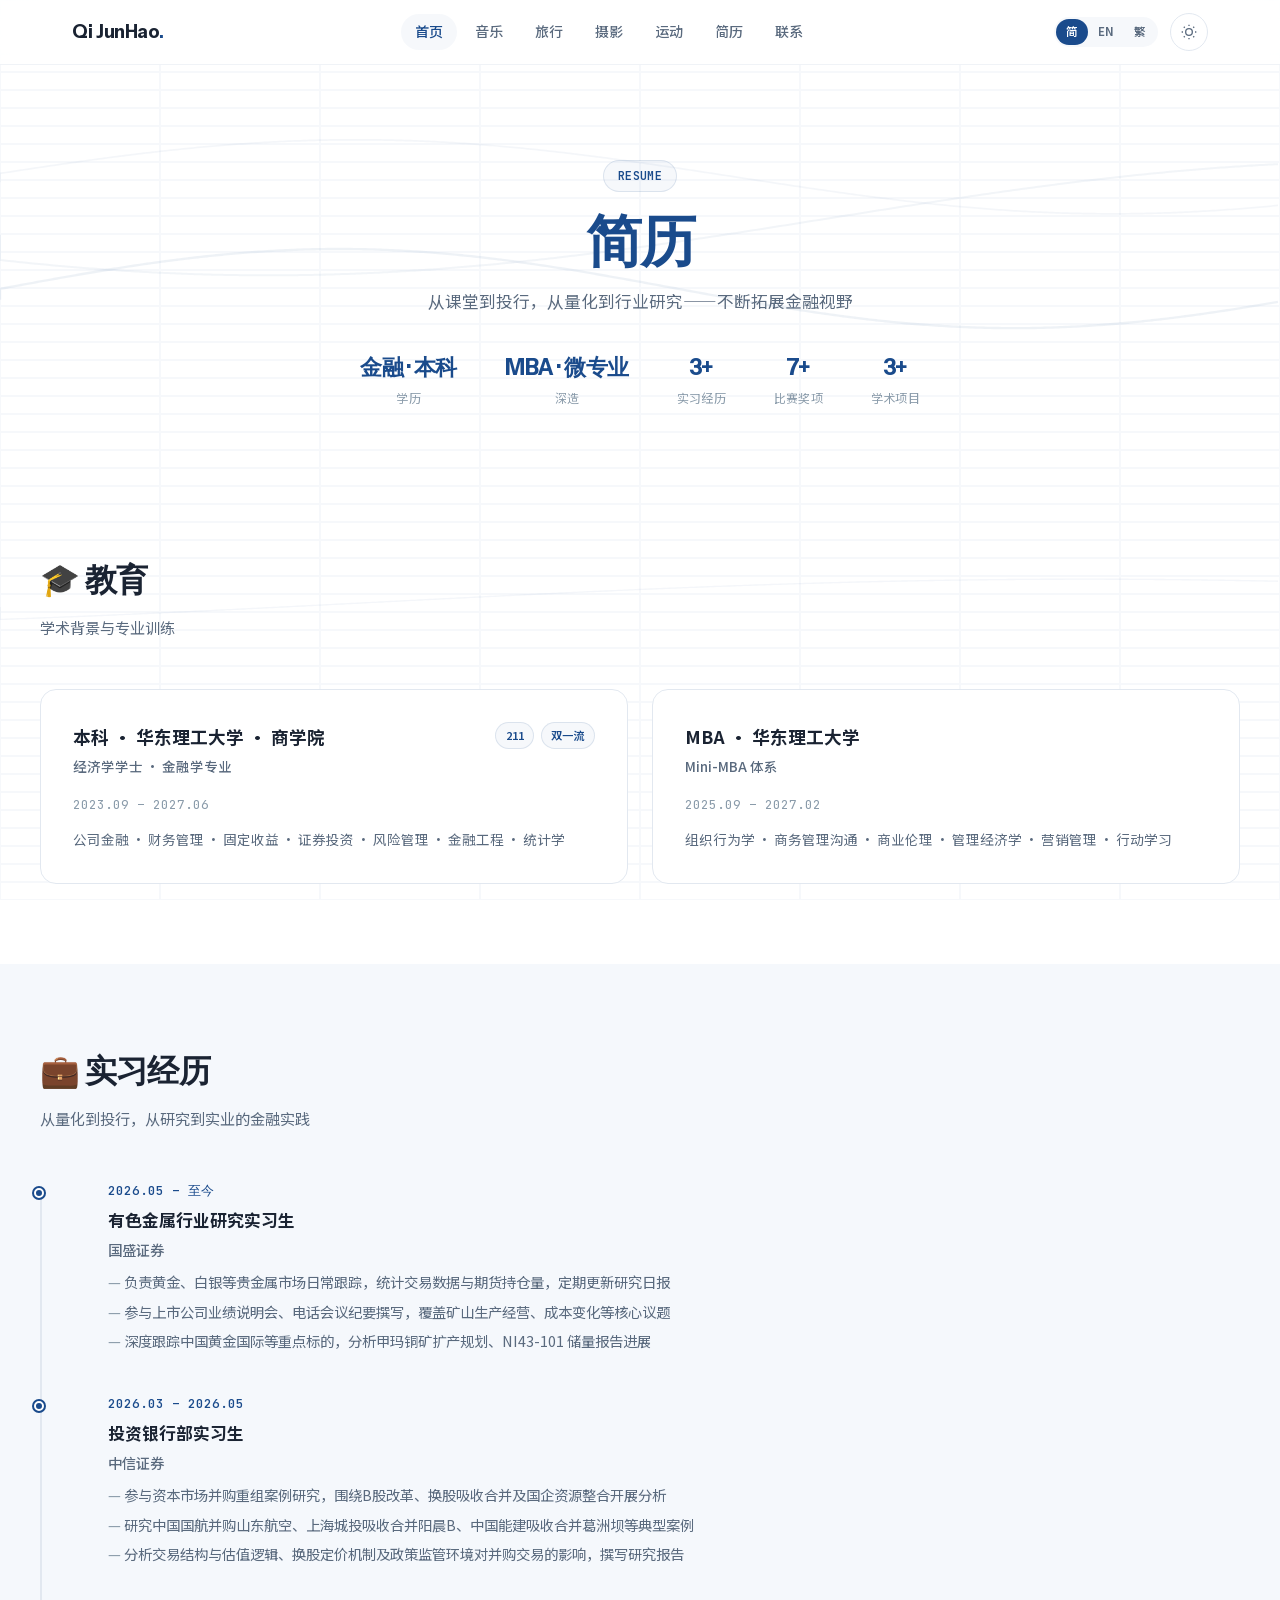
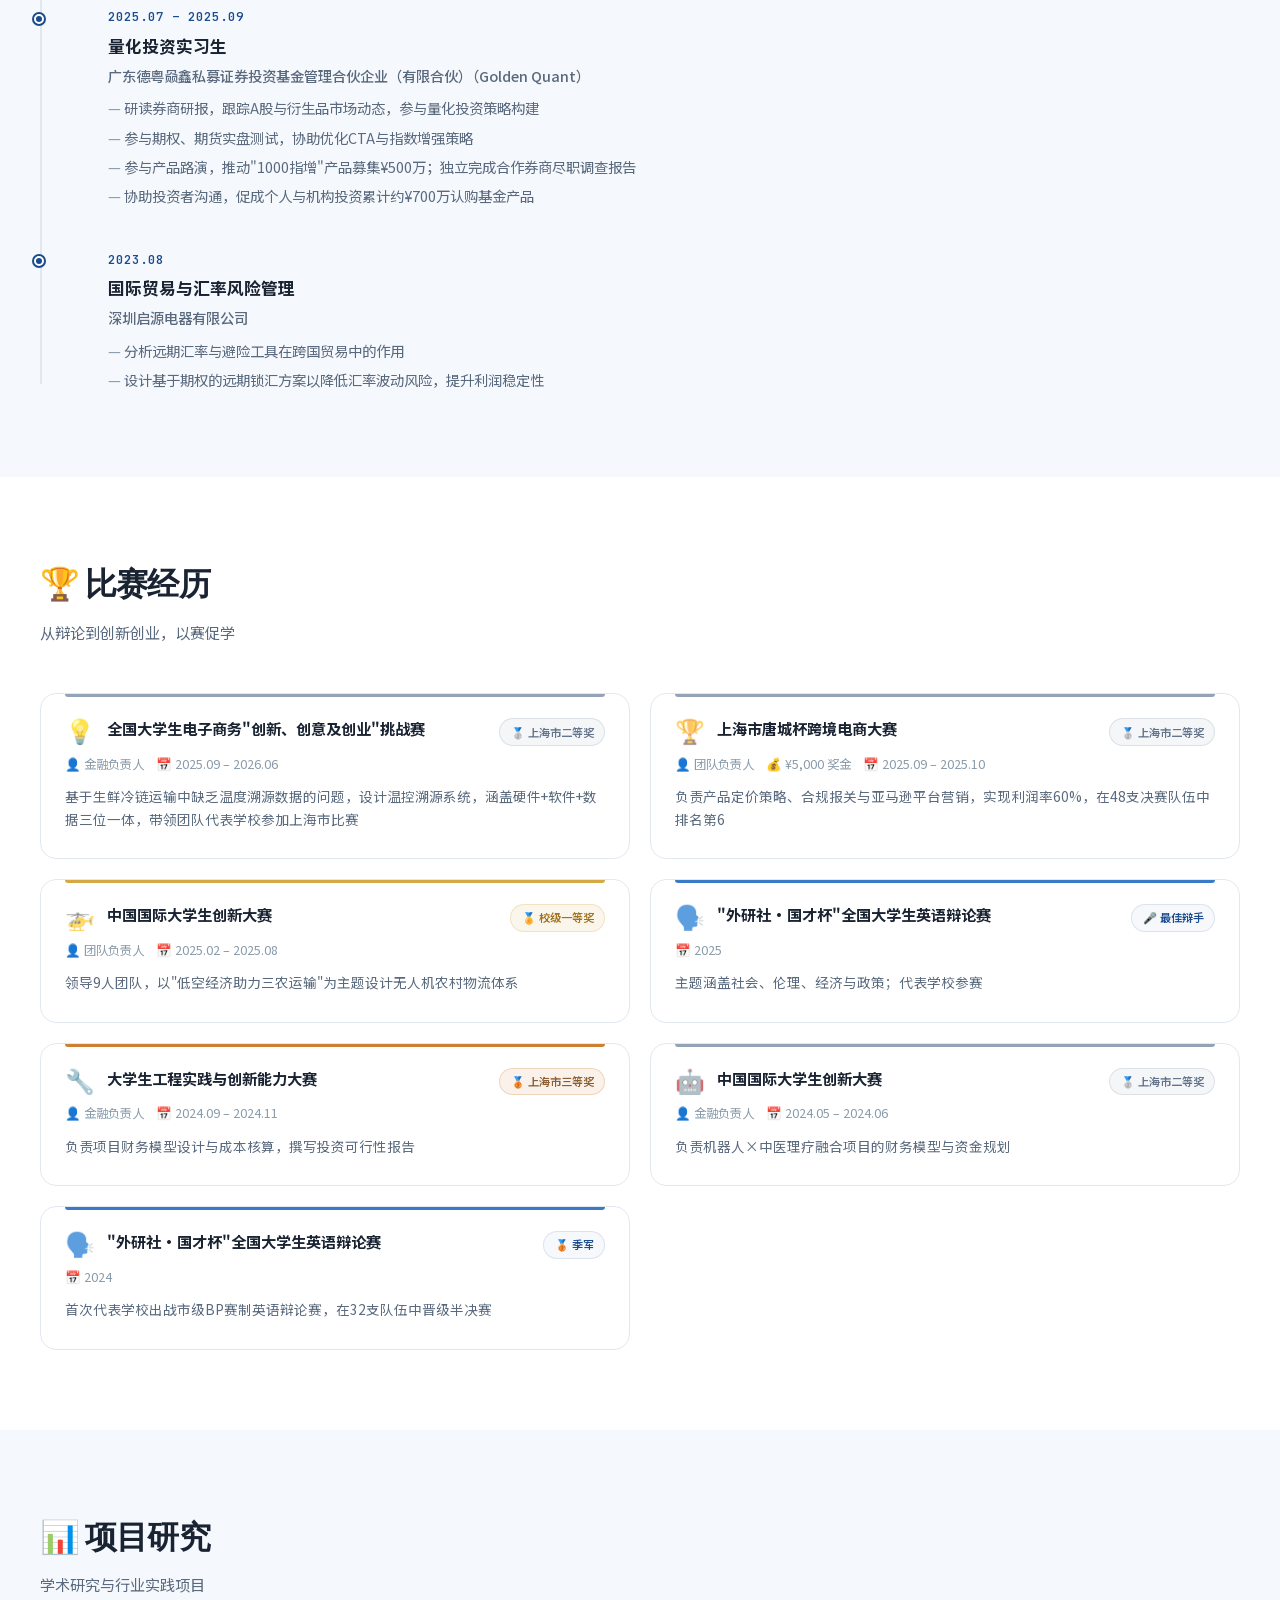
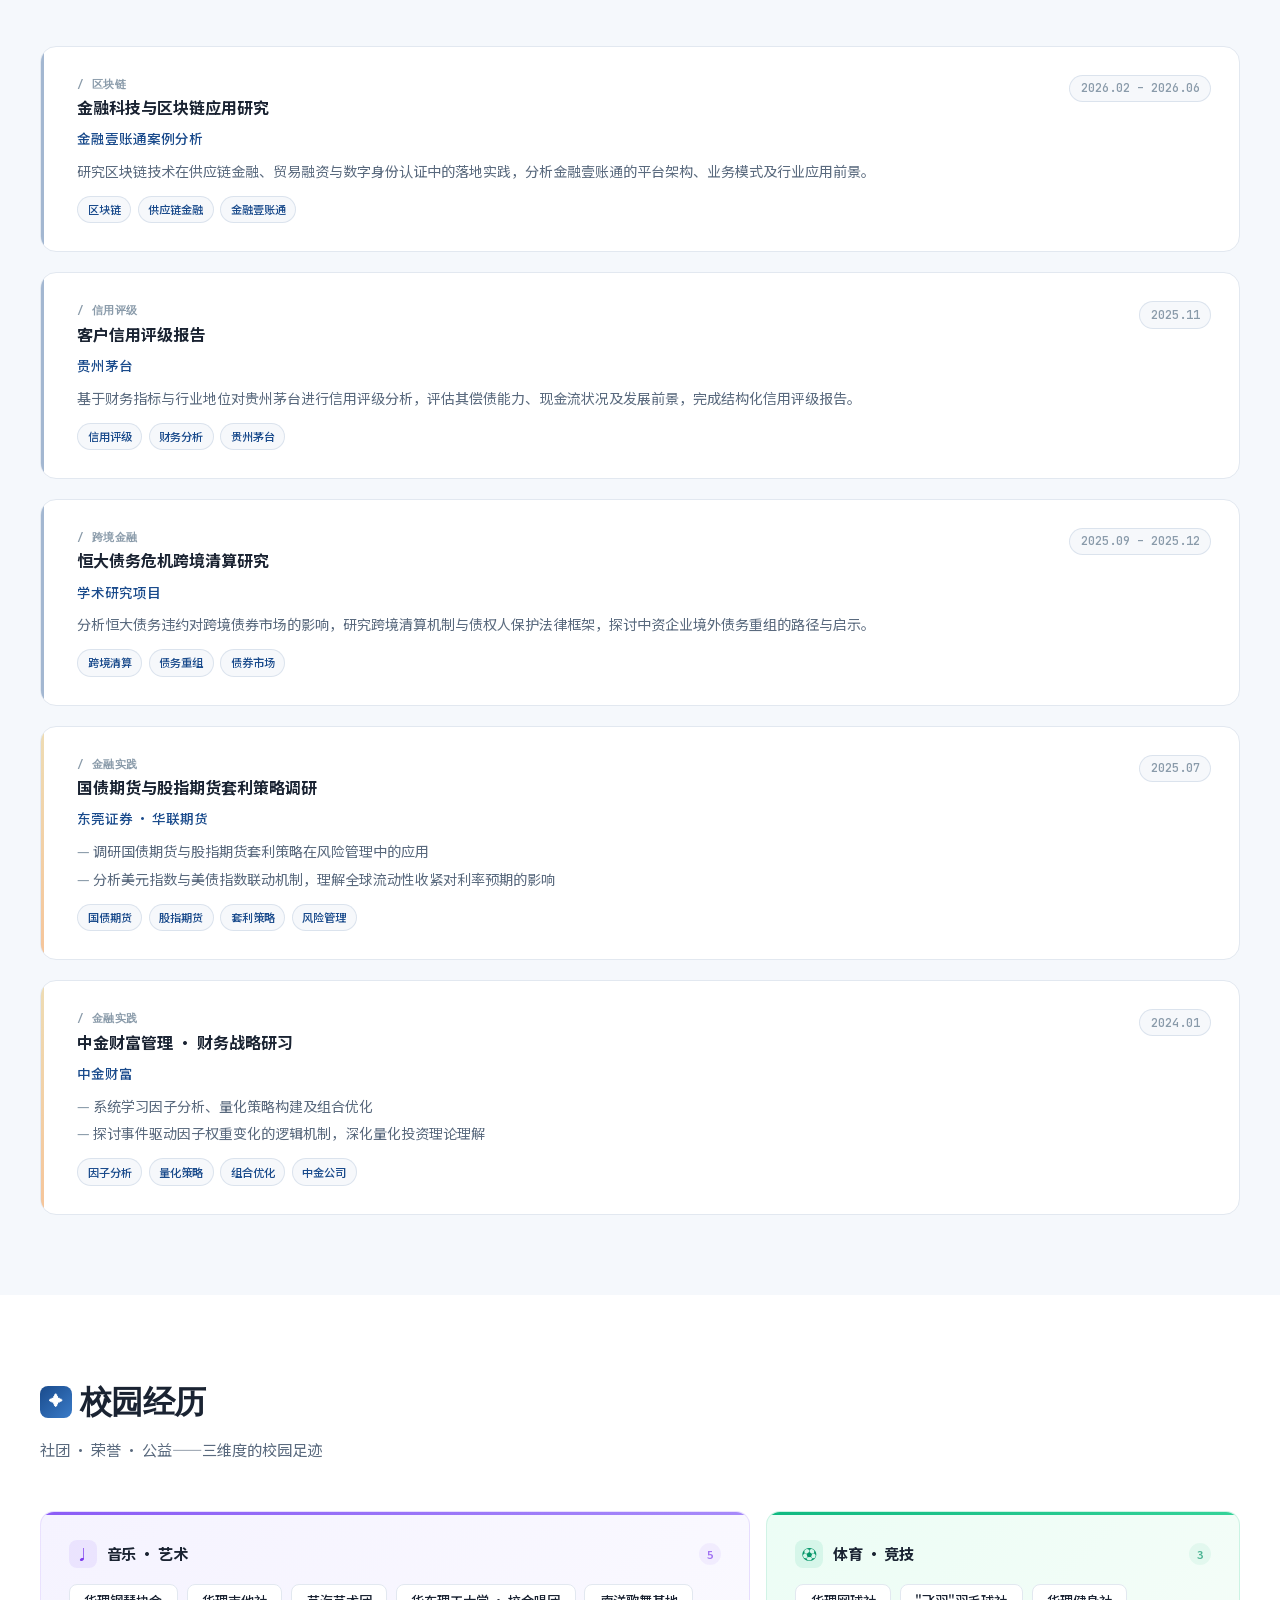
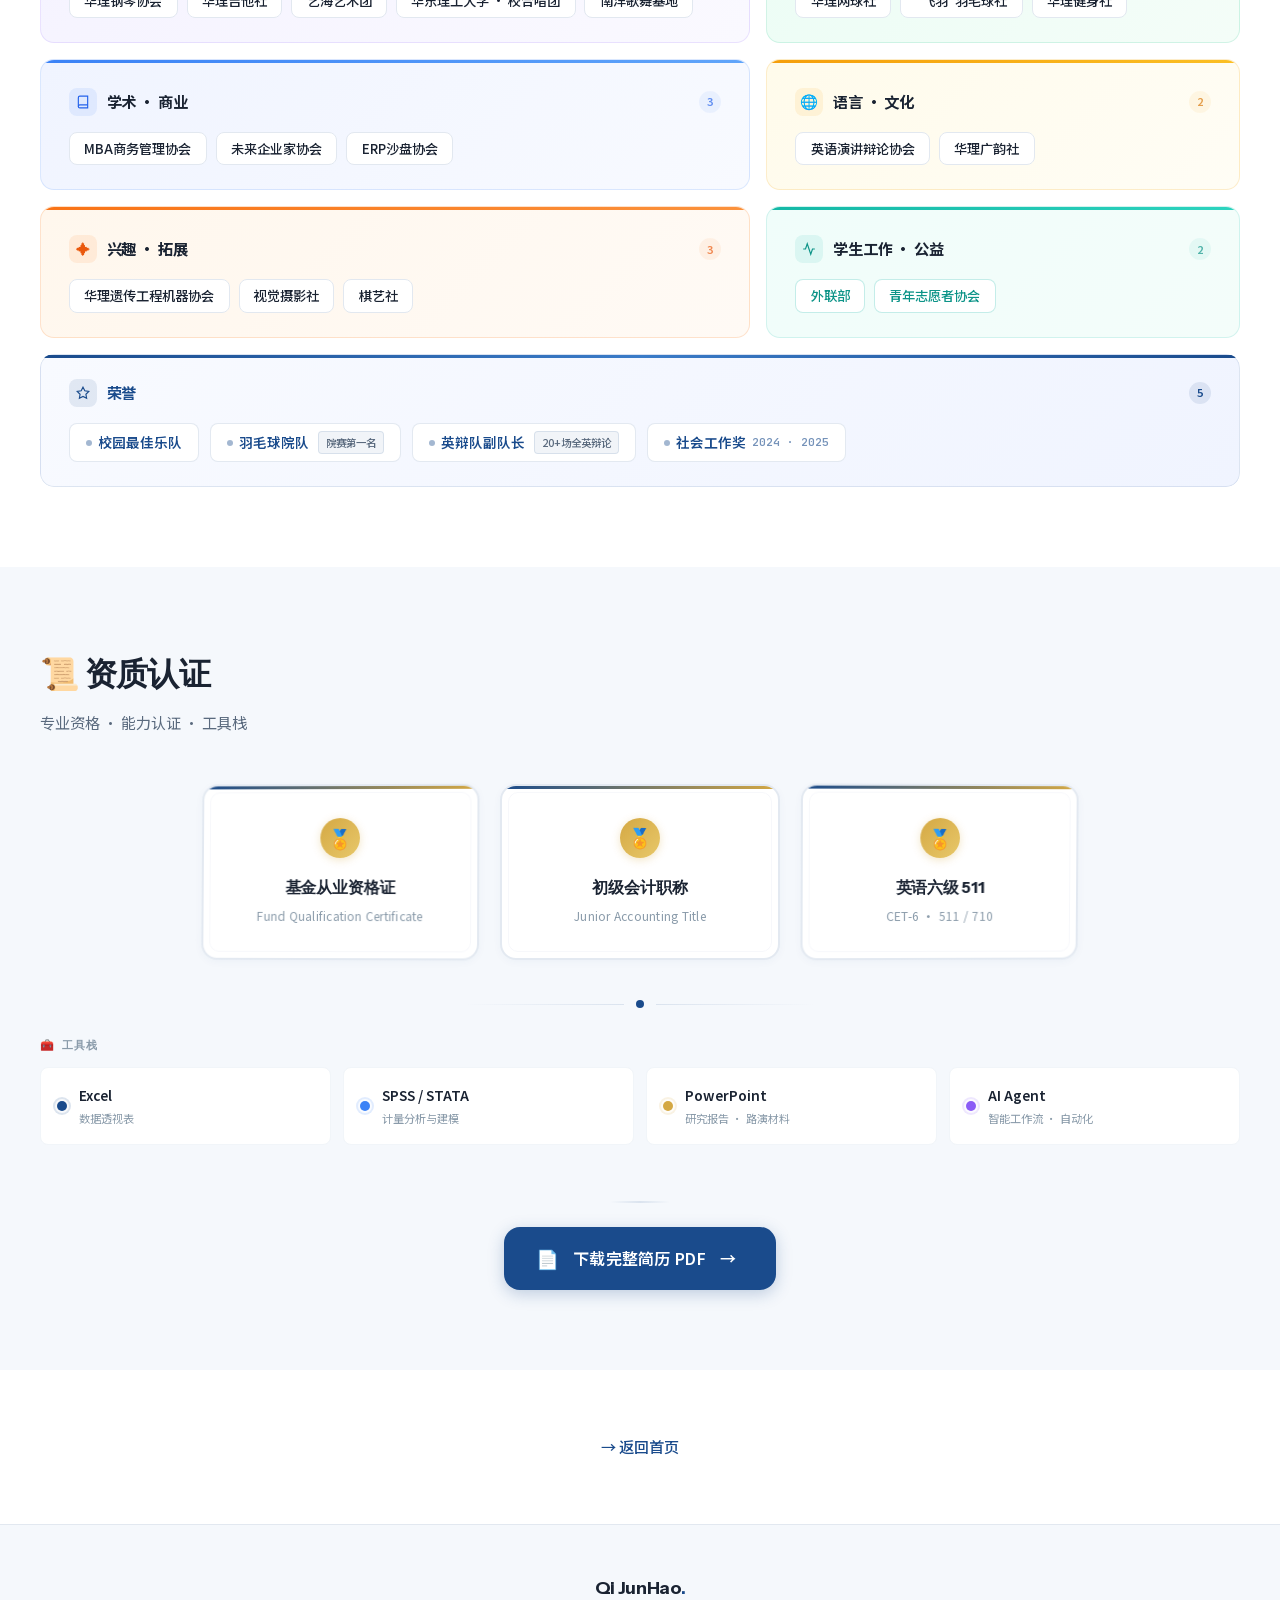
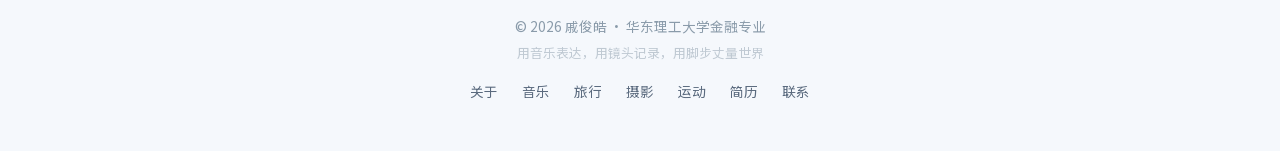
<file: index.html>
<!DOCTYPE html>
<html lang="zh-CN" data-i18n-title="title">
<head>
  <meta charset="UTF-8">
  <meta name="viewport" content="width=device-width, initial-scale=1.0">
  <title>简历 — 戚俊皓</title>
<link rel="canonical" href="https://resume.qijunhao.com/">
  <meta name="description" content="戚俊皓的实习经历、比赛获奖与项目实践" data-i18n-meta="meta.desc">
  <meta property="og:title" content="简历 | 戚俊皓" data-i18n-meta="meta.ogtitle">
  <meta property="og:description" content="从课堂到投行，从量化到行业研究——不断拓展金融视野" data-i18n-meta="meta.ogdesc">
  <meta property="og:type" content="website">
  <link rel="icon" href="data:image/svg+xml,<svg xmlns='http://www.w3.org/2000/svg' viewBox='0 0 100 100'><text y='.9em' font-size='90'>♌</text></svg>">

  <link rel="stylesheet" href="fonts/fonts.css">

  <link rel="stylesheet" href="style.css">

  <style>
    /* ─── Tiles Background ───────────────────── */
    .tiles-bg {
      position: fixed;
      top: 0; left: 0;
      width: 100vw;
      height: 100vh;
      z-index: 0;
      pointer-events: none;
      overflow: hidden;
    }
    .tiles-bg .tile-grid {
      position: absolute;
      inset: 0;
      display: grid;
      grid-template-columns: repeat(8, 1fr);
      grid-template-rows: repeat(50, 1fr);
    }
    .tiles-bg .tile-grid .tile {
      border: 0.5px solid rgba(26,75,140,0.04);
      transition: background 0.3s ease, border-color 0.3s ease;
      pointer-events: auto;
    }
    .tiles-bg .tile-grid .tile:hover {
      background: rgba(26,75,140,0.06);
      border-color: rgba(26,75,140,0.12);
    }
    @media (prefers-reduced-motion: reduce) {
      .tiles-bg .tile-grid .tile { transition: none; }
    }
    /* ─── Flowing Paths Canvas ──────────────── */
    #bgPathsCanvas {
      position: absolute;
      inset: 0;
      width: 100%;
      height: 100%;
      opacity: 0.25;
    }

    /* ─── Stats Row ──────────────────────────── */
    .stats-row {
      display: flex;
      justify-content: center;
      flex-wrap: wrap;
      gap: 2rem 3rem;
      margin-top: 2rem;
    }
    .stat-item {
      text-align: center;
    }
    .stat-value {
      font-family: var(--font-display);
      font-size: 1.4rem;
      font-weight: 700;
      color: var(--accent);
      letter-spacing: -0.02em;
    }
    .stat-label {
      font-size: 0.75rem;
      color: var(--text-muted);
      margin-top: 0.15rem;
      letter-spacing: 0.02em;
    }

    /* ─── Timeline (from style.css, extended) ─── */
    .timeline {
      position: relative;
      padding-left: 2.5rem;
    }
    .timeline::before {
      content: '';
      position: absolute;
      left: 0;
      top: 0.5rem;
      bottom: 0.5rem;
      width: 2px;
      background: var(--border);
    }
    .timeline-item {
      position: relative;
      margin-bottom: 2.5rem;
      padding-left: 1.75rem;
    }
    .timeline-item:last-child { margin-bottom: 0; }
    .timeline-item::before {
      content: '';
      position: absolute;
      left: -2.85rem;
      top: 0.45rem;
      width: 10px;
      height: 10px;
      border-radius: 50%;
      background: var(--accent);
      border: 2px solid var(--bg);
      box-shadow: 0 0 0 2px var(--accent);
      transition: transform 0.3s ease;
    }
    .timeline-item:hover::before { transform: scale(1.4); }
    .timeline-date {
      font-family: var(--font-mono);
      font-size: 0.8rem;
      color: var(--accent);
      font-weight: 500;
      margin-bottom: 0.25rem;
    }
    .timeline-title { font-size: 1.05rem; font-weight: 700; margin-bottom: 0.2rem; }
    .timeline-sub {
      font-size: 0.9rem;
      color: var(--text-secondary);
      margin-bottom: 0.5rem;
      font-weight: 500;
    }
    .timeline-desc {
      font-size: 0.9rem;
      color: var(--text-secondary);
      line-height: 1.7;
    }
    .timeline-desc ul { list-style: none; padding: 0; }
    .timeline-desc li {
      position: relative;
      padding-left: 1rem;
      margin-bottom: 0.3rem;
    }
    .timeline-desc li::before {
      content: '—';
      position: absolute;
      left: 0;
      color: var(--text-muted);
    }

    /* ─── Education Cards ────────────────────── */
    .edu-grid {
      display: grid;
      grid-template-columns: repeat(2, 1fr);
      gap: 1.5rem;
    }
    @media (max-width: 768px) {
      .edu-grid { grid-template-columns: 1fr; }
    }
    .edu-card {
      background: var(--surface);
      border: 1px solid var(--border);
      border-radius: var(--radius);
      padding: 2rem;
      transition: all var(--transition);
    }
    .edu-card:hover {
      box-shadow: var(--shadow-lg);
      border-color: var(--accent-border);
    }
    .edu-card-top {
      display: flex;
      align-items: flex-start;
      justify-content: space-between;
      gap: 0.75rem;
      margin-bottom: 1rem;
    }
    .edu-card-title {
      font-size: 1.1rem;
      font-weight: 700;
    }
    .edu-card-title small {
      display: block;
      font-size: 0.85rem;
      font-weight: 500;
      color: var(--text-secondary);
      margin-top: 0.2rem;
    }
    .edu-tags {
      display: flex;
      gap: 0.4rem;
      flex-shrink: 0;
    }
    .edu-tag {
      display: inline-flex;
      align-items: center;
      padding: 0.2rem 0.6rem;
      border-radius: 50px;
      font-size: 0.7rem;
      font-weight: 600;
      color: var(--accent);
      background: var(--accent-subtle);
      border: 1px solid var(--accent-border);
    }
    .edu-date {
      font-family: var(--font-mono);
      font-size: 0.8rem;
      color: var(--text-muted);
      margin-bottom: 0.75rem;
    }
    .edu-courses {
      font-size: 0.85rem;
      color: var(--text-secondary);
      line-height: 1.7;
    }

    /* ─── Competition Cards ──────────────────── */
    .comp-grid {
      display: grid;
      grid-template-columns: repeat(2, 1fr);
      gap: 1.25rem;
    }
    @media (max-width: 900px) {
      .comp-grid { grid-template-columns: 1fr; }
    }
    .comp-card {
      position: relative;
      background: var(--surface);
      border: 1px solid var(--border);
      border-radius: var(--radius);
      padding: 1.5rem 1.5rem 1.75rem;
      transition: all var(--transition);
      display: flex;
      flex-direction: column;
      gap: 0.5rem;
    }
    .comp-card:hover {
      box-shadow: var(--shadow-lg);
      border-color: var(--accent-border);
      transform: translateY(-3px);
    }
    /* Award-level accent stripe at top */
    .comp-card::before {
      content: '';
      position: absolute;
      top: 0; left: 1.5rem; right: 1.5rem;
      height: 3px;
      border-radius: 0 0 3px 3px;
      background: var(--border);
      transition: background var(--transition);
    }
    .comp-card[data-tier="gold"]::before    { background: var(--gold); }
    .comp-card[data-tier="silver"]::before  { background: #94a3b8; }
    .comp-card[data-tier="bronze"]::before  { background: #cd7f32; }
    .comp-card[data-tier="special"]::before { background: var(--accent-light); }

    .comp-card-top {
      display: flex;
      align-items: flex-start;
      justify-content: space-between;
      gap: 0.75rem;
    }
    .comp-card-name {
      font-size: 0.95rem;
      font-weight: 700;
      line-height: 1.4;
      flex: 1;
    }
    .comp-card-badge {
      display: inline-flex;
      align-items: center;
      gap: 0.3rem;
      padding: 0.2rem 0.65rem;
      border-radius: 50px;
      font-size: 0.7rem;
      font-weight: 600;
      white-space: nowrap;
      flex-shrink: 0;
    }
    .comp-card-badge.gold {
      color: #a07320;
      background: rgba(212,168,67,0.1);
      border: 1px solid rgba(212,168,67,0.25);
    }
    .comp-card-badge.silver {
      color: #64748b;
      background: rgba(148,163,184,0.1);
      border: 1px solid rgba(148,163,184,0.25);
    }
    .comp-card-badge.bronze {
      color: #8b5e34;
      background: rgba(205,127,50,0.1);
      border: 1px solid rgba(205,127,50,0.25);
    }
    .comp-card-badge.special {
      color: var(--accent);
      background: var(--accent-subtle);
      border: 1px solid var(--accent-border);
    }
    .comp-card-meta {
      font-size: 0.78rem;
      color: var(--text-muted);
      display: flex;
      flex-wrap: wrap;
      gap: 0.4rem 0.75rem;
    }
    .comp-card-meta span {
      display: inline-flex;
      align-items: center;
      gap: 0.25rem;
    }
    .comp-card-desc {
      font-size: 0.85rem;
      color: var(--text-secondary);
      line-height: 1.65;
      margin-top: 0.15rem;
    }
    .comp-card-icon {
      font-size: 1.5rem;
      line-height: 1;
      opacity: 0.7;
    }

    [data-theme="dark"] .comp-card-badge.gold {
      color: var(--gold-light);
      background: rgba(212,168,67,0.12);
      border-color: rgba(212,168,67,0.2);
    }
    [data-theme="dark"] .comp-card-badge.silver {
      color: #94a3b8;
      background: rgba(148,163,184,0.12);
      border-color: rgba(148,163,184,0.2);
    }
    [data-theme="dark"] .comp-card-badge.bronze {
      color: #d4a060;
      background: rgba(205,127,50,0.12);
      border-color: rgba(205,127,50,0.2);
    }

    /* ─── Research Project Cards ──────────────── */
    .research-list {
      display: flex;
      flex-direction: column;
      gap: 1.25rem;
    }
    .research-card {
      position: relative;
      background: var(--surface);
      border: 1px solid var(--border);
      border-radius: var(--radius);
      padding: 1.75rem 1.75rem 1.75rem 2.25rem;
      transition: all var(--transition);
      overflow: hidden;
    }
    /* Left accent bar — replaces the top stripe from comp-cards */
    .research-card::before {
      content: '';
      position: absolute;
      top: 0; left: 0;
      width: 3px;
      height: 100%;
      background: var(--accent);
      opacity: 0.4;
      transition: all var(--transition);
    }
    .research-card:hover {
      box-shadow: var(--shadow-lg);
      border-color: var(--accent-border);
      transform: translateY(-2px);
    }
    .research-card:hover::before {
      opacity: 1;
      width: 4px;
      box-shadow: 0 0 12px rgba(26,75,140,0.25);
    }
    /* Variant: warmer accent for 东莞/期货 card */
    .research-card[data-variant="warm"]::before {
      background: linear-gradient(180deg, #D4A843, #E86C00);
    }
    .research-card[data-variant="warm"]:hover::before {
      box-shadow: 0 0 12px rgba(232,108,0,0.25);
    }
    .research-card-top {
      display: flex;
      align-items: flex-start;
      justify-content: space-between;
      gap: 1rem;
      margin-bottom: 0.35rem;
    }
    .research-card-label {
      font-family: var(--font-mono);
      font-size: 0.7rem;
      font-weight: 600;
      color: var(--text-muted);
      letter-spacing: 0.04em;
      text-transform: uppercase;
      margin-bottom: 0.15rem;
    }
    .research-card-date {
      font-family: var(--font-mono);
      font-size: 0.75rem;
      color: var(--text-muted);
      font-weight: 500;
      white-space: nowrap;
      padding: 0.15rem 0.65rem;
      border-radius: 50px;
      background: var(--accent-subtle);
      border: 1px solid var(--accent-border);
      flex-shrink: 0;
    }
    .research-card-title {
      font-size: 1rem;
      font-weight: 700;
      line-height: 1.4;
      color: var(--text);
      margin-bottom: 0.2rem;
    }
    .research-card-sub {
      font-size: 0.85rem;
      font-weight: 500;
      color: var(--accent);
      margin-bottom: 0.6rem;
    }
    .research-card-desc {
      font-size: 0.88rem;
      color: var(--text-secondary);
      line-height: 1.7;
      margin-bottom: 0.75rem;
    }
    .research-card-desc:last-child { margin-bottom: 0; }
    .research-card-desc ul {
      list-style: none;
      padding: 0;
    }
    .research-card-desc li {
      position: relative;
      padding-left: 1rem;
      margin-bottom: 0.25rem;
    }
    .research-card-desc li::before {
      content: '—';
      position: absolute;
      left: 0;
      color: var(--text-muted);
    }
    .research-card-tags {
      display: flex;
      flex-wrap: wrap;
      gap: 0.4rem;
    }
    .research-card-tag {
      display: inline-flex;
      padding: 0.2rem 0.6rem;
      border-radius: 50px;
      font-size: 0.7rem;
      font-weight: 500;
      color: var(--text-muted);
      background: var(--bg-soft);
      border: 1px solid var(--border);
    }
    .research-card-tag.accent {
      color: var(--accent);
      background: var(--accent-subtle);
      border-color: var(--accent-border);
    }

    /* ─── Campus Atlas — bento 分区网格 ────────── */
    .campus-atlas {
      --campus-radius: 14px;
    }
    .campus-zone {
      border-radius: var(--campus-radius);
      padding: 1.75rem 1.75rem 1.5rem;
      position: relative;
      overflow: hidden;
      transition: box-shadow 0.4s var(--ease-smooth);
    }
    .campus-zone::before {
      content: '';
      position: absolute;
      top: 0; left: 0; right: 0;
      height: 3px;
      border-radius: var(--campus-radius) var(--campus-radius) 0 0;
    }
    .campus-zone-inner {
      position: relative;
      z-index: 1;
    }
    .campus-zone-header {
      display: flex;
      align-items: center;
      gap: 0.6rem;
      margin-bottom: 1rem;
    }
    .campus-zone-icon {
      width: 28px;
      height: 28px;
      border-radius: 8px;
      display: flex;
      align-items: center;
      justify-content: center;
      flex-shrink: 0;
      font-size: 0.9rem;
    }
    .campus-zone-label {
      font-size: 0.95rem;
      font-weight: 700;
      letter-spacing: -0.01em;
    }
    .campus-zone-count {
      font-size: 0.7rem;
      font-weight: 600;
      padding: 0.1rem 0.5rem;
      border-radius: 50px;
      opacity: 0.7;
      margin-left: auto;
    }
    .campus-clubs {
      display: flex;
      flex-wrap: wrap;
      gap: 0.55rem;
    }
    .campus-club {
      display: inline-flex;
      align-items: center;
      gap: 0.35rem;
      padding: 0.45rem 0.9rem;
      border-radius: 8px;
      font-size: 0.83rem;
      font-weight: 500;
      line-height: 1.3;
      background: var(--surface);
      border: 1px solid var(--border);
      color: var(--text);
      cursor: default;
      transition: all 0.3s var(--ease-smooth);
    }
    .campus-club:hover {
      transform: translateY(-3px);
      box-shadow: 0 4px 16px rgba(26,75,140,0.08);
    }
    .campus-club-role {
      display: inline-flex;
      align-items: center;
      font-size: 0.65rem;
      font-weight: 600;
      padding: 0.1rem 0.4rem;
      border-radius: 4px;
      letter-spacing: 0.02em;
      opacity: 0.75;
    }
    .campus-club-badge {
      display: inline-flex;
      align-items: center;
      justify-content: center;
      font-size: 0.65rem;
      font-weight: 700;
      padding: 0.1rem 0.4rem;
      border-radius: 4px;
    }

    /* ── Zone colour themes ── */
    .zone-music {
      background: linear-gradient(135deg, #f5f3ff 0%, #faf9ff 100%);
      border: 1px solid rgba(139,92,246,0.15);
    }
    .zone-music::before { background: linear-gradient(90deg, #8B5CF6, #A78BFA); }
    .zone-music .campus-zone-icon { background: rgba(139,92,246,0.1); color: #7C3AED; }
    .zone-music .campus-zone-count { background: rgba(139,92,246,0.1); color: #7C3AED; }
    .zone-music .campus-club:hover {
      border-color: rgba(139,92,246,0.25);
      background: rgba(139,92,246,0.04);
    }
    [data-theme="dark"] .zone-music {
      background: linear-gradient(135deg, rgba(139,92,246,0.06), rgba(139,92,246,0.02));
      border-color: rgba(139,92,246,0.12);
    }
    [data-theme="dark"] .zone-music .campus-club:hover {
      background: rgba(139,92,246,0.06);
      border-color: rgba(139,92,246,0.2);
    }

    .zone-sports {
      background: linear-gradient(135deg, #ecfdf5 0%, #f4fdf8 100%);
      border: 1px solid rgba(16,185,129,0.15);
    }
    .zone-sports::before { background: linear-gradient(90deg, #10B981, #34D399); }
    .zone-sports .campus-zone-icon { background: rgba(16,185,129,0.1); color: #059669; }
    .zone-sports .campus-zone-count { background: rgba(16,185,129,0.1); color: #059669; }
    .zone-sports .campus-club:hover {
      border-color: rgba(16,185,129,0.25);
      background: rgba(16,185,129,0.04);
    }
    .zone-sports .campus-club-role { background: rgba(16,185,129,0.08); color: #10B981; }
    [data-theme="dark"] .zone-sports {
      background: linear-gradient(135deg, rgba(16,185,129,0.06), rgba(16,185,129,0.02));
      border-color: rgba(16,185,129,0.12);
    }
    [data-theme="dark"] .zone-sports .campus-club:hover {
      background: rgba(16,185,129,0.06);
      border-color: rgba(16,185,129,0.2);
    }

    .zone-academic {
      background: linear-gradient(135deg, #f0f4ff 0%, #f8faff 100%);
      border: 1px solid rgba(59,130,246,0.15);
    }
    .zone-academic::before { background: linear-gradient(90deg, #3B82F6, #60A5FA); }
    .zone-academic .campus-zone-icon { background: rgba(59,130,246,0.1); color: #2563EB; }
    .zone-academic .campus-zone-count { background: rgba(59,130,246,0.1); color: #2563EB; }
    .zone-academic .campus-club:hover {
      border-color: rgba(59,130,246,0.25);
      background: rgba(59,130,246,0.04);
    }
    [data-theme="dark"] .zone-academic {
      background: linear-gradient(135deg, rgba(59,130,246,0.06), rgba(59,130,246,0.02));
      border-color: rgba(59,130,246,0.12);
    }
    [data-theme="dark"] .zone-academic .campus-club:hover {
      background: rgba(59,130,246,0.06);
      border-color: rgba(59,130,246,0.2);
    }

    .zone-language {
      background: linear-gradient(135deg, #fffbeb 0%, #fffdf5 100%);
      border: 1px solid rgba(245,158,11,0.18);
    }
    .zone-language::before { background: linear-gradient(90deg, #F59E0B, #FBBF24); }
    .zone-language .campus-zone-icon { background: rgba(245,158,11,0.1); color: #D97706; }
    .zone-language .campus-zone-count { background: rgba(245,158,11,0.1); color: #D97706; }
    .zone-language .campus-club:hover {
      border-color: rgba(245,158,11,0.25);
      background: rgba(245,158,11,0.04);
    }
    [data-theme="dark"] .zone-language {
      background: linear-gradient(135deg, rgba(245,158,11,0.06), rgba(245,158,11,0.02));
      border-color: rgba(245,158,11,0.12);
    }
    [data-theme="dark"] .zone-language .campus-club:hover {
      background: rgba(245,158,11,0.06);
      border-color: rgba(245,158,11,0.2);
    }

    .zone-interest {
      background: linear-gradient(135deg, #fff7ed 0%, #fffaf5 100%);
      border: 1px solid rgba(249,115,22,0.18);
    }
    .zone-interest::before { background: linear-gradient(90deg, #F97316, #FB923C); }
    .zone-interest .campus-zone-icon { background: rgba(249,115,22,0.1); color: #EA580C; }
    .zone-interest .campus-zone-count { background: rgba(249,115,22,0.1); color: #EA580C; }
    .zone-interest .campus-club:hover {
      border-color: rgba(249,115,22,0.25);
      background: rgba(249,115,22,0.04);
    }
    [data-theme="dark"] .zone-interest {
      background: linear-gradient(135deg, rgba(249,115,22,0.06), rgba(249,115,22,0.02));
      border-color: rgba(249,115,22,0.12);
    }
    [data-theme="dark"] .zone-interest .campus-club:hover {
      background: rgba(249,115,22,0.06);
      border-color: rgba(249,115,22,0.2);
    }

    /* ── Service zone (teal) ── */
    .zone-service {
      background: linear-gradient(135deg, #f0fdfa 0%, #f4fdfa 100%);
      border: 1px solid rgba(20,184,166,0.15);
    }
    .zone-service::before { background: linear-gradient(90deg, #14B8A6, #2DD4BF); }
    .zone-service .campus-zone-icon { background: rgba(20,184,166,0.1); color: #0D9488; }
    .zone-service .campus-zone-count { background: rgba(20,184,166,0.1); color: #0D9488; }
    .zone-service .campus-club:hover {
      border-color: rgba(20,184,166,0.25);
      background: rgba(20,184,166,0.04);
    }
    [data-theme="dark"] .zone-service {
      background: linear-gradient(135deg, rgba(20,184,166,0.06), rgba(20,184,166,0.02));
      border-color: rgba(20,184,166,0.12);
    }
    [data-theme="dark"] .zone-service .campus-club:hover {
      background: rgba(20,184,166,0.06);
      border-color: rgba(20,184,166,0.2);
    }

    /* ── Campus Atlas grid layout ── */
    .campus-atlas-grid {
      display: grid;
      grid-template-columns: 1.5fr 1fr;
      gap: 1rem;
    }
    .campus-atlas-grid .zone-full {
      grid-column: 1 / -1;
    }
    @media (max-width: 768px) {
      .campus-atlas-grid { grid-template-columns: 1fr; }
    }

    /* ─── Honors 分区（独立于社团分区） ────────── */
    .campus-honors {
      border-radius: var(--campus-radius);
      position: relative;
      overflow: hidden;
    }
    .campus-honors-inner {
      background: linear-gradient(135deg, #f8faff 0%, #f0f4ff 100%);
      border: 1px solid var(--accent-border);
      border-radius: var(--campus-radius);
      padding: 1.5rem 1.75rem 1.5rem;
      position: relative;
    }
    .campus-honors-inner::before {
      content: '';
      position: absolute;
      top: 0; left: 0; right: 0;
      height: 3px;
      background: linear-gradient(90deg, #1A4B8C, #3A7BC8, #1A4B8C);
      border-radius: var(--campus-radius) var(--campus-radius) 0 0;
    }
    [data-theme="dark"] .campus-honors-inner {
      background: linear-gradient(135deg, rgba(26,75,140,0.08), rgba(26,75,140,0.03));
      border-color: rgba(26,75,140,0.2);
    }
    .campus-honors-header {
      display: flex;
      align-items: center;
      gap: 0.6rem;
      margin-bottom: 1rem;
    }
    .campus-honors-icon {
      width: 28px;
      height: 28px;
      border-radius: 8px;
      display: flex;
      align-items: center;
      justify-content: center;
      flex-shrink: 0;
      background: rgba(26,75,140,0.1);
      color: var(--accent);
    }
    .campus-honors-label {
      font-size: 0.95rem;
      font-weight: 700;
      color: var(--accent);
      letter-spacing: -0.01em;
    }
    .campus-honors-count {
      font-size: 0.7rem;
      font-weight: 600;
      padding: 0.1rem 0.5rem;
      border-radius: 50px;
      background: rgba(26,75,140,0.1);
      color: var(--accent);
      margin-left: auto;
    }
    .campus-honors-items {
      display: flex;
      flex-wrap: wrap;
      gap: 0.65rem;
    }
    .campus-honor-item {
      display: inline-flex;
      align-items: center;
      gap: 0.4rem;
      padding: 0.45rem 1rem;
      border-radius: 8px;
      font-size: 0.85rem;
      font-weight: 600;
      background: var(--surface);
      border: 1px solid var(--accent-border);
      color: var(--accent);
      transition: all 0.3s var(--ease-smooth);
      cursor: default;
    }
    .campus-honor-item:hover {
      transform: translateY(-3px);
      box-shadow: 0 4px 16px rgba(26,75,140,0.1);
      border-color: var(--accent);
    }
    .campus-honor-dot {
      width: 6px;
      height: 6px;
      border-radius: 50%;
      background: var(--accent);
      opacity: 0.4;
      flex-shrink: 0;
    }
    .campus-honor-tag {
      display: inline-flex;
      font-size: 0.65rem;
      font-weight: 500;
      padding: 0.1rem 0.45rem;
      border-radius: 4px;
      background: rgba(26,75,140,0.06);
      border: 1px solid rgba(26,75,140,0.12);
      color: var(--text-secondary);
      margin-left: 0.15rem;
    }
    [data-theme="dark"] .campus-honor-item {
      background: rgba(26,75,140,0.06);
    }
    [data-theme="dark"] .campus-honor-item:hover {
      background: rgba(26,75,140,0.1);
    }

    /* ─── Merit Gallery — Certificates & Tools ── */
    /* Gallery wall: certificates as framed art */
    .gallery-wall {
      display: flex;
      justify-content: center;
      gap: 1.25rem;
      flex-wrap: wrap;
      perspective: 1200px;
    }
    .cert-frame {
      flex: 1;
      min-width: 200px;
      max-width: 280px;
      position: relative;
      transition: all 0.4s var(--ease-out);
    }
    .cert-frame:nth-child(1) { transform: rotateY(-2deg) rotateX(1deg); }
    .cert-frame:nth-child(2) { transform: rotateY(0deg); }
    .cert-frame:nth-child(3) { transform: rotateY(2deg) rotateX(-1deg); }
    .cert-frame:hover {
      transform: rotateY(0deg) rotateX(0deg) translateY(-8px) scale(1.03);
      z-index: 5;
    }
    .cert-frame-inner {
      position: relative;
      background: var(--surface);
      border: 2px solid var(--accent-border);
      border-radius: var(--radius);
      padding: 2rem 1.5rem;
      text-align: center;
      transition: all 0.4s var(--ease-out);
      box-shadow:
        0 2px 8px rgba(26,75,140,0.04),
        inset 0 0 0 1px rgba(255,255,255,0.5);
      overflow: hidden;
    }
    .cert-frame-inner::before {
      content: '';
      position: absolute;
      inset: 6px;
      border: 1px solid var(--accent-border);
      border-radius: calc(var(--radius) - 6px);
      opacity: 0.3;
      pointer-events: none;
      transition: opacity 0.4s var(--ease-out);
    }
    .cert-frame:hover .cert-frame-inner::before { opacity: 0.6; }
    .cert-frame-inner::after {
      content: '';
      position: absolute;
      top: 0; left: 0; right: 0;
      height: 3px;
      background: linear-gradient(90deg, var(--accent), var(--gold));
      border-radius: var(--radius) var(--radius) 0 0;
    }
    .cert-frame:hover .cert-frame-inner {
      border-color: var(--accent);
      box-shadow:
        0 12px 40px rgba(26,75,140,0.15),
        0 4px 12px rgba(26,75,140,0.08),
        inset 0 0 0 1px rgba(255,255,255,0.5);
    }
    .cert-seal {
      width: 40px; height: 40px;
      margin: 0 auto 1rem;
      background: linear-gradient(135deg, var(--gold), var(--gold-light));
      border-radius: 50%;
      display: flex;
      align-items: center;
      justify-content: center;
      font-size: 1.2rem;
      box-shadow: 0 2px 8px rgba(212,168,67,0.3);
      transition: transform 0.4s var(--ease);
    }
    .cert-frame:hover .cert-seal { transform: scale(1.1) rotate(-8deg); }
    .cert-title {
      font-family: var(--font-display);
      font-size: 1rem;
      font-weight: 700;
      letter-spacing: -0.01em;
      margin-bottom: 0.3rem;
      color: var(--text);
    }
    .cert-sub {
      font-size: 0.75rem;
      color: var(--text-muted);
      font-weight: 400;
      letter-spacing: 0.02em;
    }
    @media (max-width: 768px) {
      .gallery-wall { gap: 1rem; }
      .cert-frame { min-width: 160px; max-width: 240px; }
      .cert-frame:nth-child(1),
      .cert-frame:nth-child(3) { transform: none; }
      .cert-frame:hover { transform: translateY(-4px) scale(1.02); }
    }
    @media (max-width: 560px) {
      .cert-frame { min-width: 100%; max-width: 100%; }
    }

    /* Gallery Divider */
    .gallery-divider {
      display: flex;
      align-items: center;
      justify-content: center;
      gap: 0.75rem;
      margin: 2.5rem 0 1.75rem;
    }
    .gallery-divider::before,
    .gallery-divider::after {
      content: '';
      flex: 1;
      max-width: 160px;
      height: 1px;
      background: linear-gradient(90deg, transparent, var(--accent-border), transparent);
    }
    .gallery-divider::before { background: linear-gradient(90deg, transparent, var(--accent-border)); }
    .gallery-divider::after { background: linear-gradient(90deg, var(--accent-border), transparent); }
    .divider-dot {
      display: block;
      width: 8px; height: 8px;
      border-radius: 50%;
      background: var(--accent);
      flex-shrink: 0;
    }

    /* Tools Showcase */
    .tools-label {
      font-family: var(--font-mono);
      font-size: 0.7rem;
      font-weight: 600;
      color: var(--text-muted);
      letter-spacing: 0.06em;
      text-transform: uppercase;
      margin-bottom: 0.75rem;
    }
    .tools-grid {
      display: grid;
      grid-template-columns: repeat(4, 1fr);
      gap: 0.75rem;
    }
    .tool-card {
      display: flex;
      align-items: center;
      gap: 0.75rem;
      padding: 1rem 1rem;
      background: var(--surface);
      border: 1px solid var(--border-light);
      border-radius: var(--radius-sm);
      transition: all 0.3s var(--ease-out);
      cursor: default;
    }
    .tool-card:hover {
      border-color: var(--accent-border);
      background: var(--accent-subtle);
      transform: translateY(-3px);
      box-shadow: var(--shadow);
    }
    .tool-dot {
      width: 10px; height: 10px;
      border-radius: 50%;
      background: var(--tool-color, var(--accent));
      flex-shrink: 0;
      box-shadow: 0 0 0 2px rgba(255,255,255,0.8), 0 0 0 4px color-mix(in srgb, var(--tool-color, var(--accent)) 15%, transparent);
      transition: transform 0.3s var(--ease);
    }
    .tool-card:hover .tool-dot { transform: scale(1.3); }
    .tool-info { min-width: 0; }
    .tool-name {
      font-size: 0.85rem;
      font-weight: 600;
      color: var(--text);
      white-space: nowrap;
      overflow: hidden;
      text-overflow: ellipsis;
    }
    .tool-desc {
      font-size: 0.7rem;
      color: var(--text-muted);
      margin-top: 0.1rem;
      white-space: nowrap;
      overflow: hidden;
      text-overflow: ellipsis;
    }
    @media (max-width: 768px) {
      .tools-grid { grid-template-columns: repeat(2, 1fr); }
    }
    @media (max-width: 400px) {
      .tools-grid { grid-template-columns: 1fr; }
    }

    /* ─── PDF Download Block ──────────────────── */
    .pdf-block {
      margin-top: 3.5rem;
      text-align: center;
      position: relative;
    }
    .pdf-block::before {
      content: '';
      display: block;
      width: 60px;
      height: 2px;
      background: linear-gradient(90deg, transparent, var(--accent-border), transparent);
      margin: 0 auto 1.5rem;
    }
    .btn-download {
      display: inline-flex;
      align-items: center;
      gap: 0.85rem;
      padding: 1rem 2.5rem 1rem 2rem;
      border-radius: var(--radius);
      font-size: 1rem;
      font-weight: 600;
      font-family: var(--font-cn);
      text-decoration: none;
      background: var(--accent);
      color: white;
      border: none;
      transition: all 0.35s var(--ease-out);
      position: relative;
      box-shadow: 0 4px 16px rgba(26,75,140,0.25);
    }
    .btn-download::before {
      content: '';
      position: absolute;
      inset: 0;
      border-radius: var(--radius);
      background: linear-gradient(135deg, rgba(255,255,255,0.1), transparent);
      opacity: 0;
      transition: opacity 0.35s var(--ease-out);
    }
    .btn-download:hover {
      background: var(--accent-dark);
      transform: translateY(-4px);
      box-shadow: 0 12px 32px rgba(26,75,140,0.35);
    }
    .btn-download:hover::before { opacity: 1; }
    .btn-download-icon { font-size: 1.15rem; position: relative; z-index: 1; }
    .btn-download-text { position: relative; z-index: 1; letter-spacing: 0.02em; }
    .btn-download-arrow {
      position: relative; z-index: 1;
      transition: transform 0.3s var(--ease);
    }
    .btn-download:hover .btn-download-arrow {
      transform: translateX(6px);
    }
    .btn-underline {
      position: absolute;
      top: calc(50% - 10px);
      left: 0;
      width: 100%;
      height: 36px;
      pointer-events: none;
      z-index: 0;
    }
    .btn-underline-path {
      stroke: rgba(255,255,255,0.55);
      stroke-width: 2;
      stroke-linecap: round;
      fill: none;
      stroke-dasharray: 271;
      stroke-dashoffset: 271;
      transition: stroke-dashoffset 4s cubic-bezier(0.16, 1, 0.3, 1);
    }
    .btn-download:hover .btn-underline-path {
      stroke-dashoffset: 0;
    }

    /* ─── Section Links ──────────────────────── */
    .section-links {
      display: flex;
      justify-content: center;
      gap: 2rem;
      flex-wrap: wrap;
    }
    .section-links a {
      font-size: 0.95rem;
      font-weight: 500;
      color: var(--accent);
      transition: all var(--transition);
    }
    .section-links a:hover {
      opacity: 0.7;
      text-decoration: underline;
    }
  </style>
</head>
<body>

  <div class="tiles-bg" id="tilesBg" aria-hidden="true">
    <canvas id="bgPathsCanvas"></canvas>
  </div>

<!-- ============ NAVBAR ============ -->
<nav class="navbar" id="navbar">
  <div class="nav-inner">
    <a href="/" class="nav-logo">Qi JunHao<span class="dot">.</span></a>

    <div class="nav-gooey" id="navGooey"></div>

    <div class="nav-right">
      <div class="lang-toggle" id="langToggle">
        <span class="lang-item" data-lang="zh" data-full="简体中文">简</span>
        <span class="lang-item" data-lang="en" data-full="English">EN</span>
        <span class="lang-item" data-lang="hant" data-full="繁體中文">繁</span>
      </div>
      <button class="theme-toggle" id="themeToggle" aria-label="切换主题" data-i18n-aria="theme.aria">
        <svg width="16" height="16" viewBox="0 0 24 24" fill="none" stroke="currentColor" stroke-width="2"><circle cx="12" cy="12" r="5"/><path d="M12 1v2M12 21v2M4.22 4.22l1.42 1.42M18.36 18.36l1.42 1.42M1 12h2M21 12h2M4.22 19.78l1.42-1.42M18.36 5.64l1.42-1.42"/></svg>
      </button>
    </div>
  </div>
</nav>

  <!-- Page Header -->
  <header class="page-header" style="position:relative;z-index:2;">
    <div class="page-header-inner">
      <span class="page-tag reveal">RESUME</span>
      <h1 class="reveal reveal-delay-1" data-i18n="hero.title">简历</h1>
      <p class="page-desc reveal reveal-delay-2" data-i18n="hero.desc">从课堂到投行，从量化到行业研究——不断拓展金融视野</p>
      <div class="stats-row reveal reveal-delay-3">
        <div class="stat-item">
          <div class="stat-value" data-i18n="stat.degree">金融 · 本科</div>
          <div class="stat-label" data-i18n="stat.degreeLabel">学历</div>
        </div>
        <div class="stat-item">
          <div class="stat-value" data-i18n="stat.mini">MBA · 微专业</div>
          <div class="stat-label" data-i18n="stat.miniLabel">深造</div>
        </div>
        <div class="stat-item">
          <div class="stat-value">3+</div>
          <div class="stat-label" data-i18n="stat.expLabel">实习经历</div>
        </div>
        <div class="stat-item">
          <div class="stat-value">7+</div>
          <div class="stat-label" data-i18n="stat.compLabel">比赛奖项</div>
        </div>
        <div class="stat-item">
          <div class="stat-value">3+</div>
          <div class="stat-label" data-i18n="stat.researchLabel">学术项目</div>
        </div>
      </div>
    </div>
  </header>

  <!-- Education -->
  <section class="section" style="position:relative;z-index:2;">
    <div class="section-inner">
      <div class="section-header reveal">
        <h2 data-i18n="edu.title">🎓 教育</h2>
        <p class="section-desc" data-i18n="edu.desc">学术背景与专业训练</p>
      </div>
      <div class="edu-grid">
        <div class="edu-card reveal reveal-delay-1">
          <div class="edu-card-top">
            <div>
              <div class="edu-card-title" data-i18n="edu.uni.title">
                本科 · 华东理工大学 · 商学院
                <small>经济学学士 · 金融学专业</small>
              </div>
            </div>
            <div class="edu-tags">
              <span class="edu-tag" data-i18n="edu.uni.tag211">211</span>
              <span class="edu-tag" data-i18n="edu.uni.tag211x">双一流</span>
            </div>
          </div>
          <div class="edu-date">2023.09 – 2027.06</div>
          <div class="edu-courses" data-i18n="edu.uni.courses">
            公司金融 · 财务管理 · 固定收益 · 证券投资 · 风险管理 · 金融工程 · 统计学
          </div>
        </div>
        <div class="edu-card reveal reveal-delay-2">
          <div class="edu-card-top">
            <div>
              <div class="edu-card-title" data-i18n="edu.mba.title">
                MBA · 华东理工大学
                <small>Mini-MBA 体系</small>
              </div>
            </div>
          </div>
          <div class="edu-date">2025.09 – 2027.02</div>
          <div class="edu-courses" data-i18n="edu.mba.courses">
            组织行为学 · 商务管理沟通 · 商业伦理 · 管理经济学 · 营销管理 · 行动学习
          </div>
        </div>
      </div>
    </div>
  </section>

  <!-- Experience -->
  <section class="section" style="position:relative;z-index:2;background:var(--bg-soft);">
    <div class="section-inner">
      <div class="section-header reveal">
        <h2 data-i18n="exp.title">💼 实习经历</h2>
        <p class="section-desc" data-i18n="exp.desc">从量化到投行，从研究到实业的金融实践</p>
      </div>
      <div class="timeline">
        <!-- 1 -->
        <div class="timeline-item reveal">
          <div class="timeline-date" data-i18n="exp.gs.date">2026.05 – 至今</div>
          <div class="timeline-title" data-i18n="exp.gs.title">有色金属行业研究实习生</div>
          <div class="timeline-sub" data-i18n="exp.gs.sub">国盛证券</div>
          <div class="timeline-desc">
            <ul>
              <li data-i18n="exp.gs.d1">负责黄金、白银等贵金属市场日常跟踪，统计交易数据与期货持仓量，定期更新研究日报</li>
              <li data-i18n="exp.gs.d2">参与上市公司业绩说明会、电话会议纪要撰写，覆盖矿山生产经营、成本变化等核心议题</li>
              <li data-i18n="exp.gs.d3">深度跟踪中国黄金国际等重点标的，分析甲玛铜矿扩产规划、NI43-101 储量报告进展</li>
            </ul>
          </div>
        </div>
        <!-- 2 -->
        <div class="timeline-item reveal reveal-delay-1">
          <div class="timeline-date">2026.03 – 2026.05</div>
          <div class="timeline-title" data-i18n="exp.citic.title">投资银行部实习生</div>
          <div class="timeline-sub" data-i18n="exp.citic.sub">中信证券</div>
          <div class="timeline-desc">
            <ul>
              <li data-i18n="exp.citic.d1">参与资本市场并购重组案例研究，围绕B股改革、换股吸收合并及国企资源整合开展分析</li>
              <li data-i18n="exp.citic.d2">研究中国国航并购山东航空、上海城投吸收合并阳晨B、中国能建吸收合并葛洲坝等典型案例</li>
              <li data-i18n="exp.citic.d3">分析交易结构与估值逻辑、换股定价机制及政策监管环境对并购交易的影响，撰写研究报告</li>
            </ul>
          </div>
        </div>
        <!-- 3 -->
        <div class="timeline-item reveal reveal-delay-2">
          <div class="timeline-date">2025.07 – 2025.09</div>
          <div class="timeline-title" data-i18n="exp.quant.title">量化投资实习生</div>
          <div class="timeline-sub" data-i18n="exp.quant.sub">广东德粤赑鑫私募证券投资基金管理合伙企业（有限合伙）（Golden Quant）</div>
          <div class="timeline-desc">
            <ul>
              <li data-i18n="exp.quant.d1">研读券商研报，跟踪A股与衍生品市场动态，参与量化投资策略构建</li>
              <li data-i18n="exp.quant.d2">参与期权、期货实盘测试，协助优化CTA与指数增强策略</li>
              <li data-i18n="exp.quant.d3">参与产品路演，推动"1000指增"产品募集¥500万；独立完成合作券商尽职调查报告</li>
              <li data-i18n="exp.quant.d4">协助投资者沟通，促成个人与机构投资累计约¥700万认购基金产品</li>
            </ul>
          </div>
        </div>
        <!-- 4 -->
        <div class="timeline-item reveal reveal-delay-3">
          <div class="timeline-date">2023.08</div>
          <div class="timeline-title" data-i18n="exp.qiyuan.title">国际贸易与汇率风险管理</div>
          <div class="timeline-sub" data-i18n="exp.qiyuan.sub">深圳启源电器有限公司</div>
          <div class="timeline-desc">
            <ul>
              <li data-i18n="exp.qiyuan.d1">分析远期汇率与避险工具在跨国贸易中的作用</li>
              <li data-i18n="exp.qiyuan.d2">设计基于期权的远期锁汇方案以降低汇率波动风险，提升利润稳定性</li>
            </ul>
          </div>
        </div>
      </div>
    </div>
  </section>

  <!-- Competitions -->
  <section class="section" style="position:relative;z-index:2;">
    <div class="section-inner">
      <div class="section-header reveal">
        <h2 data-i18n="comp.title">🏆 比赛经历</h2>
        <p class="section-desc" data-i18n="comp.desc">从辩论到创新创业，以赛促学</p>
      </div>
      <div class="comp-grid">
        <!-- 1 -->
        <div class="comp-card reveal" data-tier="silver">
          <div class="comp-card-top">
            <div class="comp-card-icon">💡</div>
            <div class="comp-card-name" data-i18n="comp.c1.name">全国大学生电子商务"创新、创意及创业"挑战赛</div>
            <span class="comp-card-badge silver" data-i18n="comp.c1.badge">🥈 上海市二等奖</span>
          </div>
          <div class="comp-card-meta">
            <span data-i18n="comp.c1.role">👤 金融负责人</span>
            <span>📅 2025.09 – 2026.06</span>
          </div>
          <div class="comp-card-desc" data-i18n="comp.c1.desc">基于生鲜冷链运输中缺乏温度溯源数据的问题，设计温控溯源系统，涵盖硬件+软件+数据三位一体，带领团队代表学校参加上海市比赛</div>
        </div>
        <!-- 2 -->
        <div class="comp-card reveal reveal-delay-1" data-tier="silver">
          <div class="comp-card-top">
            <div class="comp-card-icon">🏆</div>
            <div class="comp-card-name" data-i18n="comp.c2.name">上海市唐城杯跨境电商大赛</div>
            <span class="comp-card-badge silver" data-i18n="comp.c2.badge">🥈 上海市二等奖</span>
          </div>
          <div class="comp-card-meta">
            <span data-i18n="comp.c2.role">👤 团队负责人</span>
            <span data-i18n="comp.c2.prize">💰 ¥5,000 奖金</span>
            <span>📅 2025.09 – 2025.10</span>
          </div>
          <div class="comp-card-desc" data-i18n="comp.c2.desc">负责产品定价策略、合规报关与亚马逊平台营销，实现利润率60%，在48支决赛队伍中排名第6</div>
        </div>
        <!-- 3 -->
        <div class="comp-card reveal reveal-delay-2" data-tier="gold">
          <div class="comp-card-top">
            <div class="comp-card-icon">🚁</div>
            <div class="comp-card-name" data-i18n="comp.c3.name">中国国际大学生创新大赛</div>
            <span class="comp-card-badge gold" data-i18n="comp.c3.badge">🏅 校级一等奖</span>
          </div>
          <div class="comp-card-meta">
            <span data-i18n="comp.c3.role">👤 团队负责人</span>
            <span>📅 2025.02 – 2025.08</span>
          </div>
          <div class="comp-card-desc" data-i18n="comp.c3.desc">领导9人团队，以"低空经济助力三农运输"为主题设计无人机农村物流体系</div>
        </div>
        <!-- 4 -->
        <div class="comp-card reveal reveal-delay-3" data-tier="special">
          <div class="comp-card-top">
            <div class="comp-card-icon">🗣️</div>
            <div class="comp-card-name" data-i18n="comp.c4.name">"外研社·国才杯"全国大学生英语辩论赛</div>
            <span class="comp-card-badge special" data-i18n="comp.c4.badge">🎤 最佳辩手</span>
          </div>
          <div class="comp-card-meta">
            <span>📅 2025</span>
          </div>
          <div class="comp-card-desc" data-i18n="comp.c4.desc">主题涵盖社会、伦理、经济与政策；代表学校参赛</div>
        </div>
        <!-- 5 -->
        <div class="comp-card reveal reveal-delay-4" data-tier="bronze">
          <div class="comp-card-top">
            <div class="comp-card-icon">🔧</div>
            <div class="comp-card-name" data-i18n="comp.c5.name">大学生工程实践与创新能力大赛</div>
            <span class="comp-card-badge bronze" data-i18n="comp.c5.badge">🥉 上海市三等奖</span>
          </div>
          <div class="comp-card-meta">
            <span data-i18n="comp.c5.role">👤 金融负责人</span>
            <span>📅 2024.09 – 2024.11</span>
          </div>
          <div class="comp-card-desc" data-i18n="comp.c5.desc">负责项目财务模型设计与成本核算，撰写投资可行性报告</div>
        </div>
        <!-- 6 -->
        <div class="comp-card reveal reveal-delay-5" data-tier="silver">
          <div class="comp-card-top">
            <div class="comp-card-icon">🤖</div>
            <div class="comp-card-name" data-i18n="comp.c6.name">中国国际大学生创新大赛</div>
            <span class="comp-card-badge silver" data-i18n="comp.c6.badge">🥈 上海市二等奖</span>
          </div>
          <div class="comp-card-meta">
            <span data-i18n="comp.c6.role">👤 金融负责人</span>
            <span>📅 2024.05 – 2024.06</span>
          </div>
          <div class="comp-card-desc" data-i18n="comp.c6.desc">负责机器人×中医理疗融合项目的财务模型与资金规划</div>
        </div>
        <!-- 7 -->
        <div class="comp-card reveal reveal-delay-6" data-tier="special">
          <div class="comp-card-top">
            <div class="comp-card-icon">🗣️</div>
            <div class="comp-card-name" data-i18n="comp.c7.name">"外研社·国才杯"全国大学生英语辩论赛</div>
            <span class="comp-card-badge special" data-i18n="comp.c7.badge">🥉 季军</span>
          </div>
          <div class="comp-card-meta">
            <span>📅 2024</span>
          </div>
          <div class="comp-card-desc" data-i18n="comp.c7.desc">首次代表学校出战市级BP赛制英语辩论赛，在32支队伍中晋级半决赛</div>
        </div>
      </div>
    </div>
  </section>

  <!-- Projects -->
  <section class="section" style="position:relative;z-index:2;background:var(--bg-soft);">
    <div class="section-inner">
      <div class="section-header reveal">
        <h2 data-i18n="proj.title">📊 项目研究</h2>
        <p class="section-desc" data-i18n="proj.desc">学术研究与行业实践项目</p>
      </div>
      <div class="research-list">
        <!-- 1 — 金融科技与区块链 2026.02 – 2026.06 -->
        <div class="research-card reveal">
          <div class="research-card-top">
            <div>
              <div class="research-card-label" data-i18n="proj.p1.label">/ 区块链</div>
              <div class="research-card-title" data-i18n="proj.p1.title">金融科技与区块链应用研究</div>
            </div>
            <span class="research-card-date">2026.02 – 2026.06</span>
          </div>
          <div class="research-card-sub" data-i18n="proj.p1.sub">金融壹账通案例分析</div>
          <div class="research-card-desc" data-i18n="proj.p1.desc">
            研究区块链技术在供应链金融、贸易融资与数字身份认证中的落地实践，分析金融壹账通的平台架构、业务模式及行业应用前景。
          </div>
          <div class="research-card-tags">
            <span class="research-card-tag accent" data-i18n="proj.p1.t1">区块链</span>
            <span class="research-card-tag accent" data-i18n="proj.p1.t2">供应链金融</span>
            <span class="research-card-tag accent" data-i18n="proj.p1.t3">金融壹账通</span>
          </div>
        </div>
        <!-- 2 — 客户信用评级 2025.11 -->
        <div class="research-card reveal reveal-delay-1">
          <div class="research-card-top">
            <div>
              <div class="research-card-label" data-i18n="proj.p2.label">/ 信用评级</div>
              <div class="research-card-title" data-i18n="proj.p2.title">客户信用评级报告</div>
            </div>
            <span class="research-card-date">2025.11</span>
          </div>
          <div class="research-card-sub" data-i18n="proj.p2.sub">贵州茅台</div>
          <div class="research-card-desc" data-i18n="proj.p2.desc">
            基于财务指标与行业地位对贵州茅台进行信用评级分析，评估其偿债能力、现金流状况及发展前景，完成结构化信用评级报告。
          </div>
          <div class="research-card-tags">
            <span class="research-card-tag accent" data-i18n="proj.p2.t1">信用评级</span>
            <span class="research-card-tag accent" data-i18n="proj.p2.t2">财务分析</span>
            <span class="research-card-tag accent" data-i18n="proj.p2.t3">贵州茅台</span>
          </div>
        </div>
        <!-- 3 — 恒大债务危机 2025.09 – 2025.12 -->
        <div class="research-card reveal reveal-delay-2">
          <div class="research-card-top">
            <div>
              <div class="research-card-label" data-i18n="proj.p3.label">/ 跨境金融</div>
              <div class="research-card-title" data-i18n="proj.p3.title">恒大债务危机跨境清算研究</div>
            </div>
            <span class="research-card-date">2025.09 – 2025.12</span>
          </div>
          <div class="research-card-sub" data-i18n="proj.p3.sub">学术研究项目</div>
          <div class="research-card-desc" data-i18n="proj.p3.desc">
            分析恒大债务违约对跨境债券市场的影响，研究跨境清算机制与债权人保护法律框架，探讨中资企业境外债务重组的路径与启示。
          </div>
          <div class="research-card-tags">
            <span class="research-card-tag accent" data-i18n="proj.p3.t1">跨境清算</span>
            <span class="research-card-tag accent" data-i18n="proj.p3.t2">债务重组</span>
            <span class="research-card-tag accent" data-i18n="proj.p3.t3">债券市场</span>
          </div>
        </div>
        <!-- 4 — 东莞证券 · 华联期货 2025.07 -->
        <div class="research-card reveal reveal-delay-3" data-variant="warm">
          <div class="research-card-top">
            <div>
              <div class="research-card-label" data-i18n="proj.p4.label">/ 金融实践</div>
              <div class="research-card-title" data-i18n="proj.p4.title">国债期货与股指期货套利策略调研</div>
            </div>
            <span class="research-card-date">2025.07</span>
          </div>
          <div class="research-card-sub" data-i18n="proj.p4.sub">东莞证券 · 华联期货</div>
          <div class="research-card-desc">
            <ul>
              <li data-i18n="proj.p4.d1">调研国债期货与股指期货套利策略在风险管理中的应用</li>
              <li data-i18n="proj.p4.d2">分析美元指数与美债指数联动机制，理解全球流动性收紧对利率预期的影响</li>
            </ul>
          </div>
          <div class="research-card-tags">
            <span class="research-card-tag accent" data-i18n="proj.p4.t1">国债期货</span>
            <span class="research-card-tag accent" data-i18n="proj.p4.t2">股指期货</span>
            <span class="research-card-tag accent" data-i18n="proj.p4.t3">套利策略</span>
            <span class="research-card-tag accent" data-i18n="proj.p4.t4">风险管理</span>
          </div>
        </div>
        <!-- 5 — 中金财富 2024.01 -->
        <div class="research-card reveal reveal-delay-4" data-variant="warm">
          <div class="research-card-top">
            <div>
              <div class="research-card-label" data-i18n="proj.p5.label">/ 金融实践</div>
              <div class="research-card-title" data-i18n="proj.p5.title">中金财富管理 · 财务战略研习</div>
            </div>
            <span class="research-card-date">2024.01</span>
          </div>
          <div class="research-card-sub" data-i18n="proj.p5.sub">中金财富</div>
          <div class="research-card-desc">
            <ul>
              <li data-i18n="proj.p5.d1">系统学习因子分析、量化策略构建及组合优化</li>
              <li data-i18n="proj.p5.d2">探讨事件驱动因子权重变化的逻辑机制，深化量化投资理论理解</li>
            </ul>
          </div>
          <div class="research-card-tags">
            <span class="research-card-tag accent" data-i18n="proj.p5.t1">因子分析</span>
            <span class="research-card-tag accent" data-i18n="proj.p5.t2">量化策略</span>
            <span class="research-card-tag accent" data-i18n="proj.p5.t3">组合优化</span>
            <span class="research-card-tag accent" data-i18n="proj.p5.t4">中金公司</span>
          </div>
        </div>
      </div>
    </div>
  </section>

  <!-- Campus Atlas -->
  <section class="section" style="position:relative;z-index:2;">
    <div class="section-inner">
      <div class="section-header reveal">
        <h2 style="display:flex;align-items:center;gap:0.5rem;" data-i18n="campus.title">
          <span style="display:inline-flex;width:32px;height:32px;border-radius:8px;background:linear-gradient(135deg,#1A4B8C,#3A7BC8);color:#fff;align-items:center;justify-content:center;font-size:0.85rem;">✦</span>
          校园经历
        </h2>
        <p class="section-desc" data-i18n="campus.desc">社团 · 荣誉 · 公益——三维度的校园足迹</p>
      </div>
      <div class="campus-atlas reveal">
        <div class="campus-atlas-grid">

          <!-- 音乐·艺术 -->
          <div class="campus-zone zone-music reveal">
            <div class="campus-zone-inner">
              <div class="campus-zone-header">
                <span class="campus-zone-icon">♩</span>
                <span class="campus-zone-label" data-i18n="campus.music.label">音乐 · 艺术</span>
                <span class="campus-zone-count">5</span>
              </div>
              <div class="campus-clubs">
                <span class="campus-club" data-i18n="campus.music.c1">华理钢琴协会</span>
                <span class="campus-club" data-i18n="campus.music.c2">华理吉他社</span>
                <span class="campus-club" data-i18n="campus.music.c3">艺海艺术团</span>
                <span class="campus-club" data-i18n="campus.music.c4">华东理工大学 · 校合唱团</span>
                <span class="campus-club" data-i18n="campus.music.c5">南洋歌舞基地</span>
              </div>
            </div>
          </div>

          <!-- 体育·竞技 -->
          <div class="campus-zone zone-sports reveal">
            <div class="campus-zone-inner">
              <div class="campus-zone-header">
                <span class="campus-zone-icon">⚽</span>
                <span class="campus-zone-label" data-i18n="campus.sports.label">体育 · 竞技</span>
                <span class="campus-zone-count">3</span>
              </div>
              <div class="campus-clubs">
                <span class="campus-club" data-i18n="campus.sports.c1">华理网球社</span>
                <span class="campus-club" data-i18n="campus.sports.c2">"飞羽"羽毛球社</span>
                <span class="campus-club" data-i18n="campus.sports.c3">华理健身社</span>
              </div>
            </div>
          </div>

          <!-- 学术·商业 -->
          <div class="campus-zone zone-academic reveal">
            <div class="campus-zone-inner">
              <div class="campus-zone-header">
                <span class="campus-zone-icon">
                  <svg width="14" height="14" viewBox="0 0 24 24" fill="none" stroke="currentColor" stroke-width="2"><path d="M4 19.5A2.5 2.5 0 0 1 6.5 17H20"/><path d="M6.5 2H20v20H6.5A2.5 2.5 0 0 1 4 19.5v-15A2.5 2.5 0 0 1 6.5 2z"/></svg>
                </span>
                <span class="campus-zone-label" data-i18n="campus.academic.label">学术 · 商业</span>
                <span class="campus-zone-count">3</span>
              </div>
              <div class="campus-clubs">
                <span class="campus-club" data-i18n="campus.academic.c1">MBA商务管理协会</span>
                <span class="campus-club" data-i18n="campus.academic.c2">未来企业家协会</span>
                <span class="campus-club" data-i18n="campus.academic.c3">ERP沙盘协会</span>
              </div>
            </div>
          </div>

          <!-- 语言·文化 -->
          <div class="campus-zone zone-language reveal">
            <div class="campus-zone-inner">
              <div class="campus-zone-header">
                <span class="campus-zone-icon">🌐</span>
                <span class="campus-zone-label" data-i18n="campus.lang.label">语言 · 文化</span>
                <span class="campus-zone-count">2</span>
              </div>
              <div class="campus-clubs">
                <span class="campus-club" data-i18n="campus.lang.c1">英语演讲辩论协会</span>
                <span class="campus-club" data-i18n="campus.lang.c2">华理广韵社</span>
              </div>
            </div>
          </div>

          <!-- 兴趣·拓展 -->
          <div class="campus-zone zone-interest reveal">
            <div class="campus-zone-inner">
              <div class="campus-zone-header">
                <span class="campus-zone-icon">✦</span>
                <span class="campus-zone-label" data-i18n="campus.interest.label">兴趣 · 拓展</span>
                <span class="campus-zone-count">3</span>
              </div>
              <div class="campus-clubs">
                <span class="campus-club" data-i18n="campus.interest.c1">华理遗传工程机器协会</span>
                <span class="campus-club" data-i18n="campus.interest.c2">视觉摄影社</span>
                <span class="campus-club" data-i18n="campus.interest.c3">棋艺社</span>
              </div>
            </div>
          </div>

          <!-- 学生工作·公益（网格右侧列） -->
          <div class="campus-zone zone-service reveal">
            <div class="campus-zone-inner">
              <div class="campus-zone-header">
                <span class="campus-zone-icon">
                  <svg width="14" height="14" viewBox="0 0 24 24" fill="none" stroke="currentColor" stroke-width="2"><path d="M22 12h-4l-3 9L9 3l-3 9H2"/></svg>
                </span>
                <span class="campus-zone-label" data-i18n="campus.service.label">学生工作 · 公益</span>
                <span class="campus-zone-count">2</span>
              </div>
              <div class="campus-clubs">
                <span class="campus-club" style="border-color:rgba(20,184,166,0.25);color:#0D9488;" data-i18n="campus.service.c1">外联部</span>
                <span class="campus-club" style="border-color:rgba(20,184,166,0.25);color:#0D9488;" data-i18n="campus.service.c2">青年志愿者协会</span>
              </div>
            </div>
          </div>

        </div>

        <!-- 荣誉·职务（全宽，位于底部） -->
        <div class="campus-honors reveal" style="margin-top:1rem;">
          <div class="campus-honors-inner">
            <div class="campus-honors-header">
              <span class="campus-honors-icon">
                <svg width="14" height="14" viewBox="0 0 24 24" fill="none" stroke="currentColor" stroke-width="2"><polygon points="12 2 15.09 8.26 22 9.27 17 14.14 18.18 21.02 12 17.77 5.82 21.02 7 14.14 2 9.27 8.91 8.26 12 2"/></svg>
              </span>
              <span class="campus-honors-label" data-i18n="campus.honor.label">荣誉</span>
              <span class="campus-honors-count">5</span>
            </div>
            <div class="campus-honors-items">
              <span class="campus-honor-item" data-i18n="campus.honor.i1">
                <span class="campus-honor-dot"></span>
                校园最佳乐队
              </span>
              <span class="campus-honor-item" data-i18n="campus.honor.i2">
                <span class="campus-honor-dot"></span>
                羽毛球院队
                <span class="campus-honor-tag">院赛第一名</span>
              </span>
              <span class="campus-honor-item" data-i18n="campus.honor.i3">
                <span class="campus-honor-dot"></span>
                英辩队副队长
                <span class="campus-honor-tag">20+场全英辩论</span>
              </span>
              <span class="campus-honor-item" data-i18n="campus.honor.i4">
                <span class="campus-honor-dot"></span>
                社会工作奖 <span style="font-family:var(--font-mono);font-size:0.7rem;opacity:0.6;">2024 · 2025</span>
              </span>
            </div>
          </div>
        </div>

      </div>
    </div>
  </section>

  <!-- Merit Gallery: Certificates & Tools -->
  <section class="section" style="position:relative;z-index:2;background:var(--bg-soft);">
    <div class="section-inner">
      <div class="section-header reveal">
        <h2 data-i18n="cert.title">📜 资质认证</h2>
        <p class="section-desc" data-i18n="cert.desc">专业资格 · 能力认证 · 工具栈</p>
      </div>

      <!-- Certificate Gallery Wall -->
      <div class="gallery-wall reveal">
        <div class="cert-frame">
          <div class="cert-frame-inner">
            <div class="cert-seal">🏅</div>
            <div class="cert-title" data-i18n="cert.c1">基金从业资格证</div>
            <div class="cert-sub">Fund Qualification Certificate</div>
          </div>
        </div>
        <div class="cert-frame">
          <div class="cert-frame-inner">
            <div class="cert-seal">🏅</div>
            <div class="cert-title" data-i18n="cert.c2">初级会计职称</div>
            <div class="cert-sub">Junior Accounting Title</div>
          </div>
        </div>
        <div class="cert-frame">
          <div class="cert-frame-inner">
            <div class="cert-seal">🏅</div>
            <div class="cert-title" data-i18n="cert.c3">英语六级 511</div>
            <div class="cert-sub">CET-6 · 511 / 710</div>
          </div>
        </div>
      </div>

      <!-- Decorative Divider -->
      <div class="gallery-divider reveal reveal-delay-1">
        <span class="divider-dot"></span>
      </div>

      <!-- Tools Showcase -->
      <div class="tools-showcase reveal reveal-delay-1">
        <div class="tools-label" data-i18n="tools.label">🧰 工具栈</div>
        <div class="tools-grid">
          <div class="tool-card">
            <div class="tool-dot" style="--tool-color:#1A4B8C;"></div>
            <div class="tool-info">
              <div class="tool-name">Excel</div>
              <div class="tool-desc" data-i18n="tools.t1">数据透视表</div>
            </div>
          </div>
          <div class="tool-card">
            <div class="tool-dot" style="--tool-color:#3B82F6;"></div>
            <div class="tool-info">
              <div class="tool-name">SPSS / STATA</div>
              <div class="tool-desc" data-i18n="tools.t2">计量分析与建模</div>
            </div>
          </div>
          <div class="tool-card">
            <div class="tool-dot" style="--tool-color:#D4A843;"></div>
            <div class="tool-info">
              <div class="tool-name">PowerPoint</div>
              <div class="tool-desc" data-i18n="tools.t3">研究报告 · 路演材料</div>
            </div>
          </div>
          <div class="tool-card">
            <div class="tool-dot" style="--tool-color:#8B5CF6;"></div>
            <div class="tool-info">
              <div class="tool-name">AI Agent</div>
              <div class="tool-desc" data-i18n="tools.t4">智能工作流 · 自动化</div>
            </div>
          </div>
        </div>
      </div>

      <!-- PDF Download -->
      <div class="pdf-block reveal reveal-delay-2">
        <a href="https://resume.qijunhao.com/resume.pdf" class="btn-download" target="_blank" rel="noopener">
          <span class="btn-download-icon">📄</span>
          <span class="btn-download-text" data-i18n="pdf.btn">下载完整简历 PDF</span>
          <span class="btn-download-arrow">→</span>
          <svg class="btn-underline" viewBox="0 0 240 36" fill="none" aria-hidden="true">
            <path class="btn-underline-path" d="M 2,28 C 8,28 14,24 20,18 C 20,4 26,-4 34,-4 C 42,-4 48,4 48,18 C 52,15 70,10 110,8 C 150,6 175,26 200,22 C 212,20 220,17 236,15" />
          </svg>
        </a>
      </div>

    </div>
  </section>

  <!-- Back Link -->
  <section class="section" style="position:relative;z-index:2;padding:4rem 2rem;">
    <div class="section-inner">
      <div class="section-links reveal">
        <a href="https://qijunhao.com" data-i18n="back.home">→ 返回首页</a>
      </div>
    </div>
  </section>

  <!-- Footer -->
  <footer class="footer" style="position:relative;z-index:2;">
    <div class="footer-inner">
      <div class="footer-logo">Qi JunHao<span class="dot">.</span></div>
      <p class="footer-text" data-i18n="foot.copyright">© 2026 戚俊皓 · 华东理工大学金融专业</p>
      <p class="footer-text" style="opacity:0.5;font-size:0.8rem;margin-top:0.25rem;" data-i18n="foot.tagline">
        用音乐表达，用镜头记录，用脚步丈量世界
      </p>
      <div class="footer-links">
        <a href="https://qijunhao.com" data-i18n="foot.home">关于</a>
        <a href="https://music.qijunhao.com" data-i18n="foot.music">音乐</a>
        <a href="https://travel.qijunhao.com" data-i18n="foot.travel">旅行</a>
        <a href="https://photography.qijunhao.com" data-i18n="foot.photo">摄影</a>
        <a href="https://sports.qijunhao.com" data-i18n="foot.sport">运动</a>
        <a href="https://resume.qijunhao.com" data-i18n="foot.resume">简历</a>
        <a href="https://contact.qijunhao.com" data-i18n="foot.contact">联系</a>
      </div>
    </div>
  </footer>

  <button class="back-to-top" id="backToTop" aria-label="回到顶部" data-i18n-aria="top.aria">↑</button>

<script>
window.__PAGE_DEFAULT_LANG = 'zh';
window.PAGE_I18N = {"zh": {"title": "简历 — 戚俊皓", "meta.desc": "戚俊皓的实习经历、比赛获奖与项目实践", "meta.ogtitle": "简历 | 戚俊皓", "meta.ogdesc": "从课堂到投行，从量化到行业研究——不断拓展金融视野", "hero.title": "简历", "hero.desc": "从课堂到投行，从量化到行业研究——不断拓展金融视野", "stat.degree": "金融 · 本科", "stat.degreeLabel": "学历", "stat.mini": "MBA · 微专业", "stat.miniLabel": "深造", "stat.expLabel": "实习经历", "stat.compLabel": "比赛奖项", "stat.researchLabel": "学术项目", "edu.title": "🎓 教育", "edu.desc": "学术背景与专业训练", "edu.uni.title": "本科 · 华东理工大学 · 商学院 <small>经济学学士 · 金融学专业</small>", "edu.uni.tag211": "211", "edu.uni.tag211x": "双一流", "edu.uni.courses": "公司金融 · 财务管理 · 固定收益 · 证券投资 · 风险管理 · 金融工程 · 统计学", "edu.mba.title": "MBA · 华东理工大学 <small>Mini-MBA 体系</small>", "edu.mba.courses": "组织行为学 · 商务管理沟通 · 商业伦理 · 管理经济学 · 营销管理 · 行动学习", "exp.title": "💼 实习经历", "exp.desc": "从量化到投行，从研究到实业的金融实践", "exp.gs.date": "2026.05 – 至今", "exp.gs.title": "有色金属行业研究实习生", "exp.gs.sub": "国盛证券", "exp.gs.d1": "负责黄金、白银等贵金属市场日常跟踪，统计交易数据与期货持仓量，定期更新研究日报", "exp.gs.d2": "参与上市公司业绩说明会、电话会议纪要撰写，覆盖矿山生产经营、成本变化等核心议题", "exp.gs.d3": "深度跟踪中国黄金国际等重点标的，分析甲玛铜矿扩产规划、NI43-101 储量报告进展", "exp.citic.title": "投资银行部实习生", "exp.citic.sub": "中信证券", "exp.citic.d1": "参与资本市场并购重组案例研究，围绕B股改革、换股吸收合并及国企资源整合开展分析", "exp.citic.d2": "研究中国国航并购山东航空、上海城投吸收合并阳晨B、中国能建吸收合并葛洲坝等典型案例", "exp.citic.d3": "分析交易结构与估值逻辑、换股定价机制及政策监管环境对并购交易的影响，撰写研究报告", "exp.quant.title": "量化投资实习生", "exp.quant.sub": "广东德粤赑鑫私募证券投资基金管理合伙企业（有限合伙）（Golden Quant）", "exp.quant.d1": "研读券商研报，跟踪A股与衍生品市场动态，参与量化投资策略构建", "exp.quant.d2": "参与期权、期货实盘测试，协助优化CTA与指数增强策略", "exp.quant.d3": "参与产品路演，推动\"1000指增\"产品募集¥500万；独立完成合作券商尽职调查报告", "exp.quant.d4": "协助投资者沟通，促成个人与机构投资累计约¥700万认购基金产品", "exp.qiyuan.title": "国际贸易与汇率风险管理", "exp.qiyuan.sub": "深圳启源电器有限公司", "exp.qiyuan.d1": "分析远期汇率与避险工具在跨国贸易中的作用", "exp.qiyuan.d2": "设计基于期权的远期锁汇方案以降低汇率波动风险，提升利润稳定性", "comp.title": "🏆 比赛经历", "comp.desc": "从辩论到创新创业，以赛促学", "comp.c1.name": "全国大学生电子商务\"创新、创意及创业\"挑战赛", "comp.c1.badge": "🥈 上海市二等奖", "comp.c1.role": "👤 金融负责人", "comp.c1.desc": "基于生鲜冷链运输中缺乏温度溯源数据的问题，设计温控溯源系统，涵盖硬件+软件+数据三位一体，带领团队代表学校参加上海市比赛", "comp.c2.name": "上海市唐城杯跨境电商大赛", "comp.c2.badge": "🥈 上海市二等奖", "comp.c2.role": "👤 团队负责人", "comp.c2.prize": "💰 ¥5,000 奖金", "comp.c2.desc": "负责产品定价策略、合规报关与亚马逊平台营销，实现利润率60%，在48支决赛队伍中排名第6", "comp.c3.name": "中国国际大学生创新大赛", "comp.c3.badge": "🏅 校级一等奖", "comp.c3.role": "👤 团队负责人", "comp.c3.desc": "领导9人团队，以\"低空经济助力三农运输\"为主题设计无人机农村物流体系", "comp.c4.name": "\"外研社·国才杯\"全国大学生英语辩论赛", "comp.c4.badge": "🎤 最佳辩手", "comp.c4.desc": "主题涵盖社会、伦理、经济与政策；代表学校参赛", "comp.c5.name": "大学生工程实践与创新能力大赛", "comp.c5.badge": "🥉 上海市三等奖", "comp.c5.role": "👤 金融负责人", "comp.c5.desc": "负责项目财务模型设计与成本核算，撰写投资可行性报告", "comp.c6.name": "中国国际大学生创新大赛", "comp.c6.badge": "🥈 上海市二等奖", "comp.c6.role": "👤 金融负责人", "comp.c6.desc": "负责机器人×中医理疗融合项目的财务模型与资金规划", "comp.c7.name": "\"外研社·国才杯\"全国大学生英语辩论赛", "comp.c7.badge": "🥉 季军", "comp.c7.desc": "首次代表学校出战市级BP赛制英语辩论赛，在32支队伍中晋级半决赛", "proj.title": "📊 项目研究", "proj.desc": "学术研究与行业实践项目", "proj.p1.label": "/ 区块链", "proj.p1.title": "金融科技与区块链应用研究", "proj.p1.sub": "金融壹账通案例分析", "proj.p1.desc": "研究区块链技术在供应链金融、贸易融资与数字身份认证中的落地实践，分析金融壹账通的平台架构、业务模式及行业应用前景。", "proj.p1.t1": "区块链", "proj.p1.t2": "供应链金融", "proj.p1.t3": "金融壹账通", "proj.p2.label": "/ 信用评级", "proj.p2.title": "客户信用评级报告", "proj.p2.sub": "贵州茅台", "proj.p2.desc": "基于财务指标与行业地位对贵州茅台进行信用评级分析，评估其偿债能力、现金流状况及发展前景，完成结构化信用评级报告。", "proj.p2.t1": "信用评级", "proj.p2.t2": "财务分析", "proj.p2.t3": "贵州茅台", "proj.p3.label": "/ 跨境金融", "proj.p3.title": "恒大债务危机跨境清算研究", "proj.p3.sub": "学术研究项目", "proj.p3.desc": "分析恒大债务违约对跨境债券市场的影响，研究跨境清算机制与债权人保护法律框架，探讨中资企业境外债务重组的路径与启示。", "proj.p3.t1": "跨境清算", "proj.p3.t2": "债务重组", "proj.p3.t3": "债券市场", "proj.p4.label": "/ 金融实践", "proj.p4.title": "国债期货与股指期货套利策略调研", "proj.p4.sub": "东莞证券 · 华联期货", "proj.p4.d1": "调研国债期货与股指期货套利策略在风险管理中的应用", "proj.p4.d2": "分析美元指数与美债指数联动机制，理解全球流动性收紧对利率预期的影响", "proj.p4.t1": "国债期货", "proj.p4.t2": "股指期货", "proj.p4.t3": "套利策略", "proj.p4.t4": "风险管理", "proj.p5.label": "/ 金融实践", "proj.p5.title": "中金财富管理 · 财务战略研习", "proj.p5.sub": "中金财富", "proj.p5.d1": "系统学习因子分析、量化策略构建及组合优化", "proj.p5.d2": "探讨事件驱动因子权重变化的逻辑机制，深化量化投资理论理解", "proj.p5.t1": "因子分析", "proj.p5.t2": "量化策略", "proj.p5.t3": "组合优化", "proj.p5.t4": "中金公司", "campus.title": "<span style=\"display:inline-flex;width:32px;height:32px;border-radius:8px;background:linear-gradient(135deg,#1A4B8C,#3A7BC8);color:#fff;align-items:center;justify-content:center;font-size:0.85rem;\">✦</span>校园经历", "campus.desc": "社团 · 荣誉 · 公益——三维度的校园足迹", "campus.music.label": "音乐 · 艺术", "campus.music.c1": "华理钢琴协会", "campus.music.c2": "华理吉他社", "campus.music.c3": "艺海艺术团", "campus.music.c4": "华东理工大学 · 校合唱团", "campus.music.c5": "南洋歌舞基地", "campus.sports.label": "体育 · 竞技", "campus.sports.c1": "华理网球社", "campus.sports.c2": "\"飞羽\"羽毛球社", "campus.sports.c3": "华理健身社", "campus.academic.label": "学术 · 商业", "campus.academic.c1": "MBA商务管理协会", "campus.academic.c2": "未来企业家协会", "campus.academic.c3": "ERP沙盘协会", "campus.lang.label": "语言 · 文化", "campus.lang.c1": "英语演讲辩论协会", "campus.lang.c2": "华理广韵社", "campus.interest.label": "兴趣 · 拓展", "campus.interest.c1": "华理遗传工程机器协会", "campus.interest.c2": "视觉摄影社", "campus.interest.c3": "棋艺社", "campus.service.label": "学生工作 · 公益", "campus.service.c1": "外联部", "campus.service.c2": "青年志愿者协会", "campus.honor.label": "荣誉", "campus.honor.i1": "<span class=\"campus-honor-dot\"></span>校园最佳乐队", "campus.honor.i2": "<span class=\"campus-honor-dot\"></span>羽毛球院队 <span class=\"campus-honor-tag\">院赛第一名</span>", "campus.honor.i3": "<span class=\"campus-honor-dot\"></span>英辩队副队长 <span class=\"campus-honor-tag\">20+场全英辩论</span>", "campus.honor.i4": "<span class=\"campus-honor-dot\"></span>社会工作奖 <span style=\"font-family:var(--font-mono);font-size:0.7rem;opacity:0.6;\">2024 · 2025</span>", "cert.title": "📜 资质认证", "cert.desc": "专业资格 · 能力认证 · 工具栈", "cert.c1": "基金从业资格证", "cert.c2": "初级会计职称", "cert.c3": "英语六级 511", "tools.label": "🧰 工具栈", "tools.t1": "数据透视表", "tools.t2": "计量分析与建模", "tools.t3": "研究报告 · 路演材料", "tools.t4": "智能工作流 · 自动化", "pdf.btn": "下载完整简历 PDF", "back.home": "→ 返回首页", "foot.copyright": "© 2026 戚俊皓 · 华东理工大学金融专业", "foot.tagline": "用音乐表达，用镜头记录，用脚步丈量世界", "foot.home": "关于", "foot.music": "音乐", "foot.travel": "旅行", "foot.photo": "摄影", "foot.sport": "运动", "foot.resume": "简历", "foot.contact": "联系", "theme.aria": "切换主题", "top.aria": "回到顶部"}, "en": {"title": "Resume — Qi JunHao", "meta.desc": "Qi JunHao's internships, competition awards and project practice", "meta.ogtitle": "Resume | Qi JunHao", "meta.ogdesc": "From the classroom to investment banking, from quant to industry research — constantly expanding the financial horizon", "hero.title": "Resume", "hero.desc": "From the classroom to investment banking, from quant to industry research — constantly expanding the financial horizon", "stat.degree": "Finance · Bachelor", "stat.degreeLabel": "Degree", "stat.mini": "MBA · Mini-program", "stat.miniLabel": "Further Study", "stat.expLabel": "Internships", "stat.compLabel": "Awards", "stat.researchLabel": "Projects", "edu.title": "🎓 Education", "edu.desc": "Academic background and professional training", "edu.uni.title": "Bachelor · ECUST · School of Business <small>B.Econ · Finance</small>", "edu.uni.tag211": "211", "edu.uni.tag211x": "Double First-Class", "edu.uni.courses": "Corporate Finance · Financial Management · Fixed Income · Securities Investment · Risk Management · Financial Engineering · Statistics", "edu.mba.title": "MBA · ECUST <small>Mini-MBA Program</small>", "edu.mba.courses": "Organizational Behavior · Business Communication · Business Ethics · Managerial Economics · Marketing Management · Action Learning", "exp.title": "💼 Internships", "exp.desc": "From quant to investment banking, from research to industry", "exp.gs.date": "2026.05 – Present", "exp.gs.title": "Non-ferrous Metals Industry Research Intern", "exp.gs.sub": "Guosheng Securities", "exp.gs.d1": "Track daily precious metals markets (gold, silver): trading data, futures open interest, and daily research notes", "exp.gs.d2": "Draft earnings call and investor meeting minutes, covering mining operations and cost changes of listed companies", "exp.gs.d3": "Deep-dive China Gold International and other key names; follow the Jiama copper mine expansion plan and NI 43-101 reserve reports", "exp.citic.title": "Investment Banking Intern", "exp.citic.sub": "CITIC Securities", "exp.citic.d1": "Researched M&A and restructuring cases: B-share reform, share-swap mergers and SOE resource consolidation", "exp.citic.d2": "Studied landmark deals: Air China–Shandong Airlines, Shanghai Chengtou–Yangchen B, Energy China–Gezhouba", "exp.citic.d3": "Analyzed deal structures, valuation logic, share-swap pricing and the regulatory environment; authored research reports", "exp.quant.title": "Quantitative Investment Intern", "exp.quant.sub": "Guangdong Deyue Beixin Private Securities Fund Management Partnership (Golden Quant)", "exp.quant.d1": "Read brokerage research, tracked A-share and derivatives markets, contributed to quant strategy construction", "exp.quant.d2": "Participated in live options/futures testing; helped optimize CTA and index-enhancement strategies", "exp.quant.d3": "Supported product roadshows, driving ¥5M raised for the \"1000 index-enhancement\" product; independently completed due-diligence reports on partner brokers", "exp.quant.d4": "Assisted investor communications, facilitating ~¥7M in combined retail and institutional fund subscriptions", "exp.qiyuan.title": "International Trade & FX Risk Management", "exp.qiyuan.sub": "Shenzhen Qiyuan Electric Co., Ltd.", "exp.qiyuan.d1": "Analyzed the role of forward FX contracts and hedging tools in cross-border trade", "exp.qiyuan.d2": "Designed an option-based forward FX locking scheme to reduce currency risk and stabilize margins", "comp.title": "🏆 Competitions", "comp.desc": "From debating to innovation — learning through competition", "comp.c1.name": "National College E-commerce \"Innovation, Creativity & Entrepreneurship\" Challenge", "comp.c1.badge": "🥈 2nd Prize, Shanghai", "comp.c1.role": "👤 Finance Lead", "comp.c1.desc": "Designed a temperature-control traceability system for cold-chain logistics (hardware + software + data), leading the team to represent ECUST at the Shanghai finals", "comp.c2.name": "Shanghai Tangcheng Cup Cross-border E-commerce Competition", "comp.c2.badge": "🥈 2nd Prize, Shanghai", "comp.c2.role": "👤 Team Lead", "comp.c2.prize": "💰 ¥5,000 Prize", "comp.c2.desc": "Owned pricing strategy, compliant customs clearance and Amazon marketing; achieved a 60% margin and ranked 6th of 48 finalists", "comp.c3.name": "China International College Students' Innovation Competition", "comp.c3.badge": "🏅 1st Prize, University", "comp.c3.role": "👤 Team Lead", "comp.c3.desc": "Led a 9-person team to design a drone-based rural logistics system for the \"low-altitude economy serving agriculture\" theme", "comp.c4.name": "\"FLTRP · Guocai Cup\" National English Debating Competition", "comp.c4.badge": "🎤 Best Debater", "comp.c4.desc": "Topics spanned society, ethics, economics and policy; represented the university in the national event", "comp.c5.name": "College Students' Engineering Practice & Innovation Competition", "comp.c5.badge": "🥉 3rd Prize, Shanghai", "comp.c5.role": "👤 Finance Lead", "comp.c5.desc": "Built project financial models and cost accounting; authored the investment feasibility report", "comp.c6.name": "China International College Students' Innovation Competition", "comp.c6.badge": "🥈 2nd Prize, Shanghai", "comp.c6.role": "👤 Finance Lead", "comp.c6.desc": "Financial modeling and capital planning for a robotics × TCM physiotherapy project", "comp.c7.name": "\"FLTRP · Guocai Cup\" National English Debating Competition", "comp.c7.badge": "🥉 Third Place", "comp.c7.desc": "First time representing the university in a city-level BP-format English debate; reached the semifinals among 32 teams", "proj.title": "📊 Research Projects", "proj.desc": "Academic research and industry practice", "proj.p1.label": "/ Blockchain", "proj.p1.title": "FinTech & Blockchain Applications Research", "proj.p1.sub": "OneConnect Case Study", "proj.p1.desc": "Researched blockchain applications in supply chain finance, trade finance and digital identity; analyzed OneConnect's platform architecture, business model and industry outlook.", "proj.p1.t1": "Blockchain", "proj.p1.t2": "Supply Chain Finance", "proj.p1.t3": "OneConnect", "proj.p2.label": "/ Credit Rating", "proj.p2.title": "Customer Credit Rating Report", "proj.p2.sub": "Kweichow Moutai", "proj.p2.desc": "Assessed Kweichow Moutai's creditworthiness via financial metrics and industry position — solvency, cash flow and outlook — delivering a structured credit rating report.", "proj.p2.t1": "Credit Rating", "proj.p2.t2": "Financial Analysis", "proj.p2.t3": "Kweichow Moutai", "proj.p3.label": "/ Cross-border Finance", "proj.p3.title": "Evergrande Debt Crisis: Cross-border Liquidation Research", "proj.p3.sub": "Academic Research Project", "proj.p3.desc": "Analyzed the impact of Evergrande's default on cross-border bond markets, studied liquidation mechanisms and creditor-protection frameworks, and explored paths for offshore debt restructuring of Chinese issuers.", "proj.p3.t1": "Cross-border Liquidation", "proj.p3.t2": "Debt Restructuring", "proj.p3.t3": "Bond Market", "proj.p4.label": "/ Finance Practice", "proj.p4.title": "Treasury & Stock Index Futures Arbitrage Research", "proj.p4.sub": "Dongguan Securities · Hualian Futures", "proj.p4.d1": "Studied the role of treasury and index futures arbitrage strategies in risk management", "proj.p4.d2": "Analyzed the USD index–US Treasury index linkage and how global liquidity tightening shapes rate expectations", "proj.p4.t1": "Treasury Futures", "proj.p4.t2": "Index Futures", "proj.p4.t3": "Arbitrage", "proj.p4.t4": "Risk Management", "proj.p5.label": "/ Finance Practice", "proj.p5.title": "CICC Wealth Management · Financial Strategy Study", "proj.p5.sub": "CICC Wealth Management", "proj.p5.d1": "Studied factor analysis, quant strategy construction and portfolio optimization", "proj.p5.d2": "Explored the mechanics of event-driven factor weight shifts, deepening quant investment theory", "proj.p5.t1": "Factor Analysis", "proj.p5.t2": "Quant Strategies", "proj.p5.t3": "Portfolio Optimization", "proj.p5.t4": "CICC", "campus.title": "<span style=\"display:inline-flex;width:32px;height:32px;border-radius:8px;background:linear-gradient(135deg,#1A4B8C,#3A7BC8);color:#fff;align-items:center;justify-content:center;font-size:0.85rem;\">✦</span>Campus Life", "campus.desc": "Clubs · Honors · Service — a three-dimensional campus footprint", "campus.music.label": "Music · Arts", "campus.music.c1": "ECUST Piano Association", "campus.music.c2": "ECUST Guitar Club", "campus.music.c3": "Yihai Art Troupe", "campus.music.c4": "ECUST University Choir", "campus.music.c5": "Nanyang Song & Dance Base", "campus.sports.label": "Sports · Athletics", "campus.sports.c1": "ECUST Tennis Club", "campus.sports.c2": "\"Feiyu\" Badminton Club", "campus.sports.c3": "ECUST Fitness Club", "campus.academic.label": "Academics · Business", "campus.academic.c1": "MBA Business Management Association", "campus.academic.c2": "Future Entrepreneurs Association", "campus.academic.c3": "ERP Sandbox Association", "campus.lang.label": "Language · Culture", "campus.lang.c1": "English Speech & Debate Association", "campus.lang.c2": "ECUST Guangyun Society", "campus.interest.label": "Interests · Exploration", "campus.interest.c1": "ECUST iGEM Association", "campus.interest.c2": "Vision Photography Club", "campus.interest.c3": "Chess & Board Games Club", "campus.service.label": "Student Work · Service", "campus.service.c1": "Public Relations Department", "campus.service.c2": "Youth Volunteer Association", "campus.honor.label": "Honors", "campus.honor.i1": "<span class=\"campus-honor-dot\"></span>Best Campus Band", "campus.honor.i2": "<span class=\"campus-honor-dot\"></span>Badminton College Team <span class=\"campus-honor-tag\">1st, College Tournament</span>", "campus.honor.i3": "<span class=\"campus-honor-dot\"></span>Vice Captain, English Debate Team <span class=\"campus-honor-tag\">20+ English Debates</span>", "campus.honor.i4": "<span class=\"campus-honor-dot\"></span>Social Work Award <span style=\"font-family:var(--font-mono);font-size:0.7rem;opacity:0.6;\">2024 · 2025</span>", "cert.title": "📜 Certifications", "cert.desc": "Professional qualifications · Certifications · Tool stack", "cert.c1": "Fund Practitioner Certificate", "cert.c2": "Junior Accounting Title", "cert.c3": "CET-6 · 511", "tools.label": "🧰 Tool Stack", "tools.t1": "Pivot Tables", "tools.t2": "Econometrics & Modeling", "tools.t3": "Research Reports · Pitch Decks", "tools.t4": "Smart Workflows · Automation", "pdf.btn": "Download Full Resume (PDF)", "back.home": "→ Back to Home", "foot.copyright": "© 2026 Qi JunHao · Finance, ECUST", "foot.tagline": "Express with music, capture with the lens, measure the world with footsteps", "foot.home": "About", "foot.music": "Music", "foot.travel": "Travel", "foot.photo": "Photography", "foot.sport": "Sport", "foot.resume": "Resume", "foot.contact": "Contact", "theme.aria": "Toggle theme", "top.aria": "Back to top"}, "hant": {"title": "履歷 — 戚俊皓", "meta.desc": "戚俊皓的實習經歷、比賽獲獎與項目實踐", "meta.ogtitle": "履歷 | 戚俊皓", "meta.ogdesc": "從課堂到投行，從量化到行業研究——不斷拓展金融視野", "hero.title": "履歷", "hero.desc": "從課堂到投行，從量化到行業研究——不斷拓展金融視野", "stat.degree": "金融 · 本科", "stat.degreeLabel": "學歷", "stat.mini": "MBA · 微專業", "stat.miniLabel": "深造", "stat.expLabel": "實習經歷", "stat.compLabel": "比賽獎項", "stat.researchLabel": "學術項目", "edu.title": "🎓 教育", "edu.desc": "學術背景與專業訓練", "edu.uni.title": "本科 · 華東理工大學 · 商學院 <small>經濟學學士 · 金融學專業</small>", "edu.uni.tag211": "211", "edu.uni.tag211x": "雙一流", "edu.uni.courses": "公司金融 · 財務管理 · 固定收益 · 證券投資 · 風險管理 · 金融工程 · 統計學", "edu.mba.title": "MBA · 華東理工大學 <small>Mini-MBA 體系</small>", "edu.mba.courses": "組織行為學 · 商務管理溝通 · 商業倫理 · 管理經濟學 · 營銷管理 · 行動學習", "exp.title": "💼 實習經歷", "exp.desc": "從量化到投行，從研究到實業的金融實踐", "exp.gs.date": "2026.05 – 至今", "exp.gs.title": "有色金屬行業研究實習生", "exp.gs.sub": "國盛證券", "exp.gs.d1": "負責黃金、白銀等貴金屬市場日常跟蹤，統計交易數據與期貨持倉量，定期更新研究日報", "exp.gs.d2": "參與上市公司業績說明會、電話會議紀要撰寫，覆蓋礦山生產經營、成本變化等核心議題", "exp.gs.d3": "深度跟蹤中國黃金國際等重點標的，分析甲瑪銅礦擴產規劃、NI43-101 儲量報告進展", "exp.citic.title": "投資銀行部實習生", "exp.citic.sub": "中信證券", "exp.citic.d1": "參與資本市場併購重組案例研究，圍繞B股改革、換股吸收合併及國企資源整合開展分析", "exp.citic.d2": "研究中國國航併購山東航空、上海城投吸收合併陽晨B、中國能建吸收合併葛洲壩等典型案例", "exp.citic.d3": "分析交易結構與估值邏輯、換股定價機制及政策監管環境對併購交易的影響，撰寫研究報告", "exp.quant.title": "量化投資實習生", "exp.quant.sub": "廣東德粵贔鑫私募證券投資基金管理合夥企業（有限合夥）（Golden Quant）", "exp.quant.d1": "研讀券商研報，跟蹤A股與衍生品市場動態，參與量化投資策略構建", "exp.quant.d2": "參與期權、期貨實盤測試，協助優化CTA與指數增強策略", "exp.quant.d3": "參與產品路演，推動\"1000指增\"產品募集¥500萬；獨立完成合作券商盡職調查報告", "exp.quant.d4": "協助投資者溝通，促成個人與機構投資累計約¥700萬認購基金產品", "exp.qiyuan.title": "國際貿易與匯率風險管理", "exp.qiyuan.sub": "深圳啟源電器有限公司", "exp.qiyuan.d1": "分析遠期匯率與避險工具在跨國貿易中的作用", "exp.qiyuan.d2": "設計基於期權的遠期鎖匯方案以降低匯率波動風險，提升利潤穩定性", "comp.title": "🏆 比賽經歷", "comp.desc": "從辯論到創新創業，以賽促學", "comp.c1.name": "全國大學生電子商務\"創新、創意及創業\"挑戰賽", "comp.c1.badge": "🥈 上海市二等獎", "comp.c1.role": "👤 金融負責人", "comp.c1.desc": "基於生鮮冷鏈運輸中缺乏溫度溯源數據的問題，設計溫控溯源系統，涵蓋硬件+軟件+數據三位一體，帶領團隊代表學校參加上海市比賽", "comp.c2.name": "上海市唐城杯跨境電商大賽", "comp.c2.badge": "🥈 上海市二等獎", "comp.c2.role": "👤 團隊負責人", "comp.c2.prize": "💰 ¥5,000 獎金", "comp.c2.desc": "負責產品定價策略、合規報關與亞馬遜平台營銷，實現利潤率60%，在48支決賽隊伍中排名第6", "comp.c3.name": "中國國際大學生創新大賽", "comp.c3.badge": "🏅 校級一等獎", "comp.c3.role": "👤 團隊負責人", "comp.c3.desc": "領導9人團隊，以\"低空經濟助力三農運輸\"為主題設計無人機農村物流體系", "comp.c4.name": "\"外研社·國才杯\"全國大學生英語辯論賽", "comp.c4.badge": "🎤 最佳辯手", "comp.c4.desc": "主題涵蓋社會、倫理、經濟與政策；代表學校參賽", "comp.c5.name": "大學生工程實踐與創新能力大賽", "comp.c5.badge": "🥉 上海市三等獎", "comp.c5.role": "👤 金融負責人", "comp.c5.desc": "負責項目財務模型設計與成本核算，撰寫投資可行性報告", "comp.c6.name": "中國國際大學生創新大賽", "comp.c6.badge": "🥈 上海市二等獎", "comp.c6.role": "👤 金融負責人", "comp.c6.desc": "負責機器人×中醫理療融合項目的財務模型與資金規劃", "comp.c7.name": "\"外研社·國才杯\"全國大學生英語辯論賽", "comp.c7.badge": "🥉 季軍", "comp.c7.desc": "首次代表學校出戰市級BP賽制英語辯論賽，在32支隊伍中晉級半決賽", "proj.title": "📊 項目研究", "proj.desc": "學術研究與行業實踐項目", "proj.p1.label": "/ 區塊鏈", "proj.p1.title": "金融科技與區塊鏈應用研究", "proj.p1.sub": "金融壹賬通案例分析", "proj.p1.desc": "研究區塊鏈技術在供應鏈金融、貿易融資與數字身份認證中的落地實踐，分析金融壹賬通的平台架構、業務模式及行業應用前景。", "proj.p1.t1": "區塊鏈", "proj.p1.t2": "供應鏈金融", "proj.p1.t3": "金融壹賬通", "proj.p2.label": "/ 信用評級", "proj.p2.title": "客戶信用評級報告", "proj.p2.sub": "貴州茅臺", "proj.p2.desc": "基於財務指標與行業地位對貴州茅臺進行信用評級分析，評估其償債能力、現金流狀況及發展前景，完成結構化信用評級報告。", "proj.p2.t1": "信用評級", "proj.p2.t2": "財務分析", "proj.p2.t3": "貴州茅臺", "proj.p3.label": "/ 跨境金融", "proj.p3.title": "恆大債務危機跨境清算研究", "proj.p3.sub": "學術研究項目", "proj.p3.desc": "分析恆大債務違約對跨境債券市場的影響，研究跨境清算機制與債權人保護法律框架，探討中資企業境外債務重組的路徑與啟示。", "proj.p3.t1": "跨境清算", "proj.p3.t2": "債務重組", "proj.p3.t3": "債券市場", "proj.p4.label": "/ 金融實踐", "proj.p4.title": "國債期貨與股指期貨套利策略調研", "proj.p4.sub": "東莞證券 · 華聯期貨", "proj.p4.d1": "調研國債期貨與股指期貨套利策略在風險管理中的應用", "proj.p4.d2": "分析美元指數與美債指數聯動機制，理解全球流動性收緊對利率預期的影響", "proj.p4.t1": "國債期貨", "proj.p4.t2": "股指期貨", "proj.p4.t3": "套利策略", "proj.p4.t4": "風險管理", "proj.p5.label": "/ 金融實踐", "proj.p5.title": "中金財富管理 · 財務戰略研習", "proj.p5.sub": "中金財富", "proj.p5.d1": "系統學習因子分析、量化策略構建及組合優化", "proj.p5.d2": "探討事件驅動因子權重變化的邏輯機制，深化量化投資理論理解", "proj.p5.t1": "因子分析", "proj.p5.t2": "量化策略", "proj.p5.t3": "組合優化", "proj.p5.t4": "中金公司", "campus.title": "<span style=\"display:inline-flex;width:32px;height:32px;border-radius:8px;background:linear-gradient(135deg,#1A4B8C,#3A7BC8);color:#fff;align-items:center;justify-content:center;font-size:0.85rem;\">✦</span>校園經歷", "campus.desc": "社團 · 榮譽 · 公益——三維度的校園足跡", "campus.music.label": "音樂 · 藝術", "campus.music.c1": "華理鋼琴協會", "campus.music.c2": "華理吉他社", "campus.music.c3": "藝海藝術團", "campus.music.c4": "華東理工大學 · 校合唱團", "campus.music.c5": "南洋歌舞基地", "campus.sports.label": "體育 · 競技", "campus.sports.c1": "華理網球社", "campus.sports.c2": "\"飛羽\"羽毛球社", "campus.sports.c3": "華理健身社", "campus.academic.label": "學術 · 商業", "campus.academic.c1": "MBA商務管理協會", "campus.academic.c2": "未來企業家協會", "campus.academic.c3": "ERP沙盤協會", "campus.lang.label": "語言 · 文化", "campus.lang.c1": "英語演講辯論協會", "campus.lang.c2": "華理廣韻社", "campus.interest.label": "興趣 · 拓展", "campus.interest.c1": "華理遺傳工程機器協會", "campus.interest.c2": "視覺攝影社", "campus.interest.c3": "棋藝社", "campus.service.label": "學生工作 · 公益", "campus.service.c1": "外聯部", "campus.service.c2": "青年志願者協會", "campus.honor.label": "榮譽", "campus.honor.i1": "<span class=\"campus-honor-dot\"></span>校園最佳樂隊", "campus.honor.i2": "<span class=\"campus-honor-dot\"></span>羽毛球院隊 <span class=\"campus-honor-tag\">院賽第一名</span>", "campus.honor.i3": "<span class=\"campus-honor-dot\"></span>英辯隊副隊長 <span class=\"campus-honor-tag\">20+場全英辯論</span>", "campus.honor.i4": "<span class=\"campus-honor-dot\"></span>社會工作獎 <span style=\"font-family:var(--font-mono);font-size:0.7rem;opacity:0.6;\">2024 · 2025</span>", "cert.title": "📜 資質認證", "cert.desc": "專業資格 · 能力認證 · 工具棧", "cert.c1": "基金從業資格證", "cert.c2": "初級會計職稱", "cert.c3": "英語六級 511", "tools.label": "🧰 工具棧", "tools.t1": "數據透視表", "tools.t2": "計量分析與建模", "tools.t3": "研究報告 · 路演材料", "tools.t4": "智能工作流 · 自動化", "pdf.btn": "下載完整履歷 PDF", "back.home": "→ 返回首頁", "foot.copyright": "© 2026 戚俊皓 · 華東理工大學金融專業", "foot.tagline": "用音樂表達，用鏡頭記錄，用腳步丈量世界", "foot.home": "關於", "foot.music": "音樂", "foot.travel": "旅行", "foot.photo": "攝影", "foot.sport": "運動", "foot.resume": "履歷", "foot.contact": "聯繫", "theme.aria": "切換主題", "top.aria": "回到頂部"}};
</script>

  <script src="common.js"></script>
  
  
  <script>
    (function(){
      const container = document.getElementById('tilesBg');
      if (!container) return;
      const cols = 8, rows = 50;
      // Tile grid
      const grid = document.createElement('div');
      grid.className = 'tile-grid';
      const frag = document.createDocumentFragment();
      for (let r = 0; r < rows; r++) {
        for (let c = 0; c < cols; c++) {
          const tile = document.createElement('div');
          tile.className = 'tile';
          frag.appendChild(tile);
        }
      }
      grid.appendChild(frag);
      container.appendChild(grid);

      // ── Flowing Paths (canvas) ──
      const canvas = document.getElementById('bgPathsCanvas');
      if (!canvas || window.matchMedia('(prefers-reduced-motion: reduce)').matches) return;
      const ctx = canvas.getContext('2d');
      let W, H, paths = [], time = 0;
      const COLOR = 'rgba(26,75,140,';

      function resize() {
        const dpr = window.devicePixelRatio || 1;
        W = window.innerWidth;
        H = window.innerHeight;
        canvas.width = W * dpr;
        canvas.height = H * dpr;
        canvas.style.width = W + 'px';
        canvas.style.height = H + 'px';
        ctx.setTransform(dpr, 0, 0, dpr, 0, 0);
        initPaths();
      }

      function initPaths() {
        paths = [];
        const count = Math.max(3, Math.floor(W / 300));
        for (let i = 0; i < count; i++) {
          const yBase = H * (0.1 + Math.random() * 0.8);
          const amp = 20 + Math.random() * 40;
          const freq = 0.002 + Math.random() * 0.003;
          const speed = 0.2 + Math.random() * 0.3;
          const phase = Math.random() * Math.PI * 2;
          const alpha = 0.12 + Math.random() * 0.18;
          const width = 1 + Math.random() * 1.5;
          paths.push({ yBase, amp, freq, speed, phase, alpha, width });
        }
      }

      function draw() {
        ctx.clearRect(0, 0, W, H);
        time += 0.01;
        paths.forEach(p => {
          ctx.beginPath();
          ctx.moveTo(0, p.yBase + Math.sin(time * p.speed + 0 * p.freq) * p.amp);
          for (let x = 0; x <= W; x += 3) {
            const y = p.yBase + Math.sin(time * p.speed + x * p.freq + p.phase) * p.amp;
            ctx.lineTo(x, y);
          }
          ctx.strokeStyle = COLOR + p.alpha + ')';
          ctx.lineWidth = p.width;
          ctx.stroke();
        });
        requestAnimationFrame(draw);
      }

      window.addEventListener('resize', resize);
      resize();
      draw();
    })();
  </script>
  <script src="gooey-nav.js"></script>
  <script>
  document.addEventListener('DOMContentLoaded', function () {
    var gooeyContainer = document.getElementById('navGooey');
    if (gooeyContainer && typeof window.GooeyNav === 'function') {
      var lang = Prefs.get('lang') || 'zh';
      window.GooeyNav(gooeyContainer, {
        items: [
          { label: '首页', href: 'https://qijunhao.com' },
          { label: '音乐', href: 'https://music.qijunhao.com' },
          { label: '旅行', href: 'https://travel.qijunhao.com' },
          { label: '摄影', href: 'https://photography.qijunhao.com' },
          { label: '运动', href: 'https://sport.qijunhao.com' },
          { label: '简历', href: 'https://resume.qijunhao.com' },
          { label: '联系', href: 'https://contact.qijunhao.com' },
        ],
        animationTime: 600,
        particleCount: 12,
      });
    }
  });
  </script>
</body>
</file>
<file: fonts/fonts.css>
/* ============================================================
   自托管字体 — 由 localize_fonts.py 生成，请勿手改
   来源：Google Fonts（Instrument Sans / Noto Sans SC / JetBrains Mono）
   已按全站实际用到的 1400 个字符裁剪成单文件；如新增文案里出现
   子集外的生僻字，会回退到系统字体，重跑脚本即可补全。
   ============================================================ */
@font-face{font-family:'Noto Sans SC';font-style:normal;font-weight:100 900;font-display:swap;src:url(notosanssc.woff2) format('woff2');}
@font-face{font-family:'Instrument Sans';font-style:normal;font-weight:100 900;font-display:swap;src:url(instrumentsans.woff2) format('woff2');}
@font-face{font-family:'JetBrains Mono';font-style:normal;font-weight:100 800;font-display:swap;src:url(jetbrainsmono.woff2) format('woff2');}
</file>
<file: style.css>
/* ============================================================
   DESIGN SYSTEM — 戚俊皓 | Personal Website v3
   Light blue + white · Clean financial · Airy & professional
   ============================================================ */

/* ----- Color Tokens ----- */
:root {
  /* Base */
  --bg: #ffffff;
  --bg-soft: #f5f8fc;
  --surface: #ffffff;
  --surface-hover: #f0f4fa;
  --glass: rgba(255,255,255,0.75);
  --glass-border: rgba(26,75,140,0.08);

  /* Text */
  --text: #1a2332;
  --text-secondary: #5a6a7e;
  --text-muted: #8a9baa;

  /* Accent - Deep Blue */
  --accent: #1A4B8C;
  --accent-light: #3A7BC8;
  --accent-dark: #0f3460;
  --accent-glow: rgba(26,75,140,0.08);
  --accent-subtle: rgba(26,75,140,0.04);
  --accent-border: rgba(26,75,140,0.12);

  /* Gold highlight */
  --gold: #D4A843;
  --gold-light: #E8C86A;
  --gold-glow: rgba(212,168,67,0.08);
  --gold-border: rgba(212,168,67,0.15);

  /* Module colors */
  --c-music: #3B82F6;
  --c-travel: #10B981;
  --c-sports: #8B5CF6;
  --c-photo: #F59E0B;
  --c-resume: #1A4B8C;
  --c-about: #1A4B8C;

  /* UI */
  --border: #e2e8f0;
  --border-light: #f1f5f9;
  --shadow-sm: 0 1px 3px rgba(26,75,140,0.04), 0 1px 2px rgba(26,75,140,0.06);
  --shadow: 0 4px 12px rgba(26,75,140,0.06), 0 2px 4px rgba(26,75,140,0.04);
  --shadow-lg: 0 12px 40px rgba(26,75,140,0.08), 0 4px 12px rgba(26,75,140,0.04);
  --shadow-xl: 0 24px 60px rgba(26,75,140,0.1);

  /* Radius */
  --radius-sm: 8px;
  --radius: 16px;
  --radius-lg: 24px;
  --radius-xl: 32px;

  /* Typography */
  --font-sans: 'Instrument Sans', -apple-system, BlinkMacSystemFont, 'Segoe UI', sans-serif;
  --font-display: 'Instrument Sans', -apple-system, BlinkMacSystemFont, sans-serif;
  --font-mono: 'JetBrains Mono', 'SF Mono', 'Fira Code', monospace;
  --font-cn: 'Noto Sans SC', -apple-system, 'PingFang SC', 'Microsoft YaHei', sans-serif;

  --ease: cubic-bezier(0.34, 1.56, 0.64, 1);
  --ease-out: cubic-bezier(0.16, 1, 0.3, 1);
  --ease-smooth: cubic-bezier(0.4, 0, 0.2, 1);
  --transition: 0.35s var(--ease-smooth);
}

/* ----- Dark Mode ----- */
[data-theme="dark"] {
  --bg: #080d1a;
  --bg-soft: #0f172a;
  --surface: #131c31;
  --surface-hover: #1a2640;
  --glass: rgba(19,28,49,0.82);
  --glass-border: rgba(96,165,250,0.12);

  --text: #e8edf5;
  --text-secondary: #94a3b8;
  --text-muted: #5a6b8a;

  --border: #1e2d48;
  --border-light: #18243a;

  --shadow-sm: 0 1px 3px rgba(0,0,0,0.4);
  --shadow: 0 4px 12px rgba(0,0,0,0.5);
  --shadow-lg: 0 12px 40px rgba(0,0,0,0.6);
  --shadow-xl: 0 24px 60px rgba(0,0,0,0.7);

  --accent: #5b9cf5;
  --accent-light: #7db8ff;
  --accent-dark: #3a7bd5;
  --accent-glow: rgba(91,156,245,0.12);
  --accent-subtle: rgba(91,156,245,0.06);
  --accent-border: rgba(91,156,245,0.15);

  --gold: #E8C86A;
  --gold-light: #F0D88A;
  --gold-glow: rgba(232,200,106,0.1);
  --gold-border: rgba(232,200,106,0.15);
}

/* ============================================================
   RESET & BASE
   ============================================================ */
*, *::before, *::after {
  margin: 0;
  padding: 0;
  box-sizing: border-box;
}

/* Smooth theme transition on all color/shadow/border properties */
html.theme-transitioning *,
html.theme-transitioning *::before,
html.theme-transitioning *::after {
  transition: background 0.35s ease, color 0.3s ease, border-color 0.3s ease, box-shadow 0.3s ease !important;
}

html {
  scroll-behavior: smooth;
  scroll-padding-top: 80px;
  -webkit-font-smoothing: antialiased;
  -moz-osx-font-smoothing: grayscale;
}

body {
  font-family: var(--font-cn);
  background: var(--bg);
  color: var(--text);
  line-height: 1.7;
  overflow-x: hidden;
}

::selection { background: var(--accent); color: white; }
a { color: inherit; text-decoration: none; }
img { max-width: 100%; height: auto; display: block; }

/* ============================================================
   UTILITY
   ============================================================ */
.container {
  max-width: 1200px;
  margin: 0 auto;
  padding: 0 2rem;
}
@media (max-width: 640px) {
  .container { padding: 0 1.25rem; }
}

/* ============================================================
   PARTICLES CANVAS
   ============================================================ */
#particles-canvas {
  position: fixed;
  top: 0; left: 0;
  width: 100%;
  height: 100%;
  z-index: 0;
  pointer-events: none;
}

/* ============================================================
   NAVIGATION
   ============================================================ */
.navbar {
  position: fixed;
  top: 0; left: 0; right: 0;
  z-index: 1000;
  background: rgba(255,255,255,0.85);
  backdrop-filter: blur(20px) saturate(1.1);
  -webkit-backdrop-filter: blur(20px) saturate(1.1);
  border-bottom: 1px solid rgba(226,232,240,0.5);
  transition: box-shadow var(--transition);
}

[data-theme="dark"] .navbar {
  background: rgba(8,13,26,0.92);
  backdrop-filter: blur(20px);
  -webkit-backdrop-filter: blur(20px);
  border-bottom-color: rgba(30,45,72,0.6);
}

.navbar.scrolled {
  box-shadow: 0 1px 8px rgba(26,75,140,0.06);
}

.nav-inner {
  max-width: 1200px;
  margin: 0 auto;
  padding: 0 2rem;
  display: flex;
  align-items: center;
  justify-content: space-between;
  height: 64px;
}

.nav-logo {
  font-family: var(--font-display);
  font-size: 1.15rem;
  font-weight: 700;
  letter-spacing: -0.02em;
  color: var(--text);
  transition: opacity var(--transition);
}
.nav-logo:hover { opacity: 0.7; }
.nav-logo .dot { color: var(--accent); }

.nav-links {
  display: flex;
  align-items: center;
  gap: 0.25rem;
  list-style: none;
}

.nav-links a {
  padding: 0.4rem 0.875rem;
  border-radius: var(--radius-sm);
  font-size: 0.875rem;
  font-weight: 500;
  color: var(--text-secondary);
  transition: all var(--transition);
  position: relative;
}

.nav-links a:hover,
.nav-links a.active {
  color: var(--accent);
  background: var(--accent-subtle);
}

.nav-right {
  display: flex;
  align-items: center;
  gap: 0.75rem;
}

.theme-toggle {
  width: 38px;
  height: 38px;
  border-radius: 50%;
  border: 1px solid var(--border);
  background: var(--surface);
  color: var(--text-secondary);
  cursor: pointer;
  display: flex;
  align-items: center;
  justify-content: center;
  font-size: 1rem;
  transition: all var(--transition);
}
.theme-toggle:hover {
  border-color: var(--accent);
  color: var(--accent);
  background: var(--accent-subtle);
}

.nav-toggle {
  display: none;
  width: 38px;
  height: 38px;
  background: none;
  border: none;
  cursor: pointer;
  position: relative;
}
.nav-toggle span {
  display: block;
  width: 22px;
  height: 2px;
  background: var(--text);
  border-radius: 2px;
  position: absolute;
  left: 50%;
  transform: translateX(-50%);
  transition: all 0.3s ease;
}
.nav-toggle span:nth-child(1) { top: 12px; }
.nav-toggle span:nth-child(2) { top: 18px; }
.nav-toggle span:nth-child(3) { top: 24px; }
.nav-toggle.active span:nth-child(1) { top: 18px; transform: translateX(-50%) rotate(45deg); }
.nav-toggle.active span:nth-child(2) { opacity: 0; }
.nav-toggle.active span:nth-child(3) { top: 18px; transform: translateX(-50%) rotate(-45deg); }

@media (max-width: 768px) {
  .nav-links {
    display: none;
    position: absolute;
    top: 100%;
    left: 0;
    right: 0;
    flex-direction: column;
    padding: 0.75rem 1rem 1.25rem;
    background: rgba(255,255,255,0.98);
    backdrop-filter: blur(24px);
    border-bottom: 1px solid var(--border);
    gap: 0.125rem;
  }
  [data-theme="dark"] .nav-links {
    background: rgba(15,23,42,0.98);
  }
  .nav-links { display: none; }
  .nav-gooey { display: none; }
  .nav-links a { padding: 0.625rem 0.875rem; width: 100%; }
  .nav-toggle { display: block; }
}

/* Mobile fallback: show nav-links when toggled */
@media (max-width: 768px) {
  .nav-links.active { display: flex; }
}

/* ============================================================
   GOOEY NAV (navbar integration)
   ============================================================ */
.nav-gooey {
  flex: 1;
  display: flex;
  justify-content: center;
  align-items: center;
  height: 100%;
}

.gooey-nav-container {
  position: relative;
  height: 100%;
  display: flex;
  align-items: center;
}

.gooey-nav-container nav {
  display: flex;
  position: relative;
  transform: translate3d(0, 0, 0.01px);
}

.gooey-nav-container nav ul {
  display: flex;
  gap: 0.25rem;
  list-style: none;
  padding: 0 0.5em;
  margin: 0;
  position: relative;
  z-index: 3;
  color: var(--text);
  text-shadow: none;
}

.gooey-nav-container nav ul li {
  border-radius: 100vw;
  position: relative;
  cursor: pointer;
  color: var(--text-secondary);
  font-size: 0.875rem;
  font-weight: 500;
}

.gooey-nav-container nav ul li a {
  display: inline-block;
  padding: 0.4rem 0.875rem;
  text-decoration: none;
  color: inherit;
  border-radius: 100vw;
  transition: background 0.25s ease;
}

.gooey-nav-container nav ul li a:hover {
  background: var(--accent-subtle);
}

.gooey-nav-container nav ul li.active a {
  color: var(--accent);
  background: var(--accent-subtle);
}

.gooey-nav-container .effect {
  position: absolute;
  left: 0;
  top: 0;
  width: 0;
  height: 0;
  opacity: 0;
  pointer-events: none;
  z-index: 1;
}

/* Particle styles */
.particle,
.point {
  display: block;
  opacity: 0;
  width: 20px;
  height: 20px;
  border-radius: 100%;
  transform-origin: center;
}

.particle {
  --time: 5s;
  position: absolute;
  top: calc(50% - 8px);
  left: calc(50% - 8px);
  animation: particle calc(var(--time)) ease 1 -350ms;
}

.point {
  background: var(--color, var(--accent));
  opacity: 1;
  animation: point calc(var(--time)) ease 1 -350ms;
}

@keyframes particle {
  0% {
    transform: rotate(0deg) translate(calc(var(--start-x)), calc(var(--start-y)));
    opacity: 1;
    animation-timing-function: cubic-bezier(0.55, 0, 1, 0.45);
  }
  70% {
    transform: rotate(calc(var(--rotate) * 0.5)) translate(calc(var(--end-x) * 1.2), calc(var(--end-y) * 1.2));
    opacity: 1;
    animation-timing-function: ease;
  }
  85% {
    transform: rotate(calc(var(--rotate) * 0.66)) translate(calc(var(--end-x)), calc(var(--end-y)));
    opacity: 1;
  }
  100% {
    transform: rotate(calc(var(--rotate) * 1.2)) translate(calc(var(--end-x) * 0.5), calc(var(--end-y) * 0.5));
    opacity: 1;
  }
}

@keyframes point {
  0% {
    transform: scale(0);
    opacity: 0;
    animation-timing-function: cubic-bezier(0.55, 0, 1, 0.45);
  }
  25% {
    transform: scale(calc(var(--scale) * 0.25));
  }
  38% { opacity: 1; }
  65% {
    transform: scale(var(--scale));
    opacity: 1;
    animation-timing-function: ease;
  }
  85% {
    transform: scale(var(--scale));
    opacity: 1;
  }
  100% {
    transform: scale(0);
    opacity: 0;
  }
}

/* ============================================================
   LANGUAGE TOGGLE
   ============================================================ */
.lang-toggle {
  display: flex;
  align-items: center;
  height: 30px;
  background: var(--accent-subtle);
  border-radius: 20px;
  padding: 2px;
  gap: 0;
  position: relative;
}

.lang-item {
  padding: 3px 10px;
  font-size: 0.72rem;
  font-weight: 600;
  border-radius: 16px;
  font-family: var(--font-body, var(--font-cn));
  cursor: pointer;
  color: var(--text-secondary);
  white-space: nowrap;
  position: relative;
  z-index: 1;
  user-select: none;
}

.lang-item.active {
  background: var(--accent);
  color: #fff;
}

.lang-item:hover:not(.active) {
  color: var(--accent);
}

@media (max-width: 768px) {
  .lang-toggle {
    height: 28px;
  }
  .lang-item {
    padding: 2px 6px;
    font-size: 0.68rem;
  }
}

/* ============================================================
   PAGE HEADER (sub-pages)
   ============================================================ */
.page-header {
  padding: 10rem 2rem 4rem;
  text-align: center;
  position: relative;
  overflow: hidden;
}
.page-header-inner {
  max-width: 1200px;
  margin: 0 auto;
  position: relative;
  z-index: 2;
}
.page-header .page-icon {
  font-size: 2.5rem;
  margin-bottom: 1.25rem;
  display: block;
}
.page-header h1 {
  font-family: var(--font-display);
  font-size: clamp(2.2rem, 5vw, 3.5rem);
  font-weight: 700;
  letter-spacing: -0.03em;
  margin-bottom: 0.75rem;
  line-height: 1.2;
  color: var(--accent);
}
.page-header .page-desc {
  font-size: 1.05rem;
  color: var(--text-secondary);
  max-width: 520px;
  margin: 0 auto;
}
.page-header .page-tag {
  display: inline-block;
  padding: 0.3rem 0.875rem;
  border-radius: 50px;
  font-size: 0.75rem;
  font-weight: 600;
  letter-spacing: 0.04em;
  font-family: var(--font-mono);
  margin-bottom: 1rem;
  text-transform: uppercase;
  color: var(--accent);
  background: var(--accent-subtle);
  border: 1px solid var(--accent-border);
}

/* ============================================================
   SECTIONS
   ============================================================ */
.section {
  padding: 5rem 2rem;
  position: relative;
  z-index: 2;
}
.section-inner {
  max-width: 1200px;
  margin: 0 auto;
}
.section-header {
  margin-bottom: 3rem;
}
.section-header h2 {
  font-family: var(--font-display);
  font-size: clamp(1.5rem, 3vw, 2rem);
  font-weight: 700;
  letter-spacing: -0.02em;
  margin-bottom: 0.5rem;
}
.section-header .section-desc {
  color: var(--text-secondary);
  font-size: 0.95rem;
  max-width: 520px;
}
.section-header.centered { text-align: center; }
.section-header.centered .section-desc { margin: 0 auto; }

/* ============================================================
   CARDS
   ============================================================ */
.card {
  background: var(--surface);
  border: 1px solid var(--border);
  border-radius: var(--radius);
  padding: 2rem;
  transition: all var(--transition);
}
.card:hover {
  box-shadow: var(--shadow-lg);
  border-color: var(--accent-border);
}

/* ============================================================
   GRID
   ============================================================ */
.grid-2 {
  display: grid;
  grid-template-columns: repeat(2, 1fr);
  gap: 1.5rem;
}
.grid-3 {
  display: grid;
  grid-template-columns: repeat(3, 1fr);
  gap: 1.5rem;
}
.grid-auto {
  display: grid;
  grid-template-columns: repeat(auto-fill, minmax(280px, 1fr));
  gap: 1.5rem;
}
@media (max-width: 768px) {
  .grid-2, .grid-3 { grid-template-columns: 1fr; }
}

/* ============================================================
   TAGS
   ============================================================ */
.tag {
  display: inline-flex;
  align-items: center;
  gap: 0.4rem;
  padding: 0.3rem 0.75rem;
  border-radius: 50px;
  font-size: 0.8rem;
  font-weight: 500;
  background: var(--accent-subtle);
  color: var(--accent);
  border: 1px solid var(--accent-border);
}

/* ============================================================
   BUTTONS
   ============================================================ */
.btn {
  display: inline-flex;
  align-items: center;
  gap: 0.5rem;
  padding: 0.75rem 1.5rem;
  border-radius: var(--radius-sm);
  font-size: 0.9rem;
  font-weight: 600;
  font-family: var(--font-cn);
  cursor: pointer;
  border: none;
  text-decoration: none;
  transition: all var(--transition);
}
.btn-primary {
  background: var(--accent);
  color: white;
  box-shadow: 0 2px 8px rgba(26,75,140,0.25);
}
.btn-primary:hover {
  background: var(--accent-dark);
  transform: translateY(-2px);
  box-shadow: 0 4px 16px rgba(26,75,140,0.35);
}
.btn-outline {
  background: transparent;
  color: var(--text);
  border: 1px solid var(--border);
}
.btn-outline:hover {
  border-color: var(--accent);
  color: var(--accent);
  background: var(--accent-subtle);
  transform: translateY(-2px);
}

/* ============================================================
   FOOTER
   ============================================================ */
.footer {
  border-top: 1px solid var(--border);
  padding: 3rem 2rem;
  text-align: center;
  background: var(--bg-soft);
}
.footer-inner {
  max-width: 1200px;
  margin: 0 auto;
}
.footer-logo {
  font-family: var(--font-display);
  font-size: 1.1rem;
  font-weight: 700;
  letter-spacing: -0.02em;
  margin-bottom: 0.75rem;
}
.footer-logo .dot { color: var(--accent); }
.footer-text {
  font-size: 0.85rem;
  color: var(--text-muted);
}
.footer-links {
  display: flex;
  justify-content: center;
  gap: 1.5rem;
  flex-wrap: wrap;
  margin-top: 1rem;
}
.footer-links a {
  font-size: 0.85rem;
  color: var(--text-secondary);
  transition: color var(--transition);
}
.footer-links a:hover { color: var(--accent); }

/* ============================================================
   BACK TO TOP
   ============================================================ */
.back-to-top {
  position: fixed;
  bottom: 2rem;
  right: 2rem;
  z-index: 999;
  width: 44px;
  height: 44px;
  border-radius: 50%;
  background: var(--surface);
  border: 1px solid var(--border);
  color: var(--text-secondary);
  cursor: pointer;
  display: flex;
  align-items: center;
  justify-content: center;
  font-size: 1.1rem;
  opacity: 0;
  visibility: hidden;
  transform: translateY(12px);
  transition: all var(--transition);
  backdrop-filter: blur(12px);
}
.back-to-top.visible {
  opacity: 1;
  visibility: visible;
  transform: translateY(0);
}
.back-to-top:hover {
  border-color: var(--accent);
  color: var(--accent);
  background: var(--accent-subtle);
}

/* ============================================================
   RESPONSIVE
   ============================================================ */
@media (max-width: 768px) {
  .about-hero {
    min-height: 35vh;
    padding: 5rem 1.25rem 2rem;
  }
  .menu-section {
    height: 65vh;
  }
  .hide-desktop { display: none; }
}

@media (max-width: 480px) {
  .section { padding: 3rem 1.25rem; }
  .page-header { padding: 8rem 1.25rem 3rem; }
}

/* ============================================================
   HERO TEXT (left side of homepage)
   ============================================================ */
.hero-text {
  position: absolute;
  left: 10%;
  top: 28%;
  z-index: 3;
  pointer-events: none;
  max-width: 520px;
}

.hero-greeting {
  font-family: var(--font-display);
  font-size: clamp(4rem, 7vw, 6rem);
  font-weight: 700;
  letter-spacing: -0.04em;
  line-height: 1.1;
  color: var(--accent);
  margin-bottom: 1.2rem;
}

.hero-line {
  font-family: var(--font-cn);
  font-size: clamp(1rem, 2vw, 1.25rem);
  font-weight: 400;
  color: var(--text-secondary);
  line-height: 2.2;
  letter-spacing: 0.12em;
}

.hero-typing-wrap {
  margin-top: 1.5rem;
  font-family: var(--font-cn);
  font-size: clamp(1.05rem, 2vw, 1.3rem);
  font-weight: 500;
  color: var(--accent);
  min-height: 1.8em;
  letter-spacing: 0.1em;
}

.hero-cursor {
  display: inline-block;
  margin-left: 2px;
  font-weight: 300;
  color: var(--accent);
  animation: blink 0.8s step-end infinite;
}

@keyframes blink {
  50% { opacity: 0; }
}

[data-theme="dark"] .hero-greeting {
  color: var(--accent-light);
}
[data-theme="dark"] .hero-typing-wrap {
  color: var(--accent-light);
}
[data-theme="dark"] .hero-cursor {
  color: var(--accent-light);
}

@media (max-width: 900px) {
  .hero-text {
    left: 5%;
    right: 5%;
    top: 8%;
    transform: none;
    text-align: center;
    max-width: none;
  }
  .hero-greeting {
    font-size: clamp(2.2rem, 8vw, 3rem);
  }
  .hero-line {
    font-size: clamp(0.9rem, 3vw, 1rem);
  }
  .hero-typing-wrap {
    font-size: clamp(0.9rem, 3vw, 1.05rem);
  }
}

@media (max-width: 480px) {
  .hero-text {
    top: 6%;
  }
}

/* ============================================================
   CARD SWAP (faithful replica of React Bits CardSwap)
   ============================================================ */
.card-swap-section {
  position: relative;
  height: calc(100vh - 64px);
  z-index: 2;
}

.card-swap-container {
  position: absolute;
  bottom: 3%;
  right: 8%;
  transform: translate(7%, 24%);
  transform-origin: bottom right;
  perspective: 900px;
  overflow: visible;
}

.card-swap-container .card {
  position: absolute;
  top: 50%;
  left: 50%;
  border-radius: 12px;
  border: 1px solid #ddd0b0;
  background: #000;
  transform-style: preserve-3d;
  will-change: transform;
  backface-visibility: hidden;
  -webkit-backface-visibility: hidden;
  overflow: hidden;
  cursor: pointer;
}

/* Card header bar */
.card-header {
  position: absolute;
  top: 0; left: 0; right: 0;
  height: 44px;
  display: flex;
  align-items: center;
  gap: 8px;
  padding: 0 16px;
  background: rgba(0,0,0,0.4);
  border-bottom: 1px solid rgba(255,255,255,0.06);
  z-index: 4;
  color: rgba(255,255,255,0.9);
  font-size: 0.82rem;
  font-weight: 500;
  letter-spacing: 0.03em;
}

.card-header svg {
  width: 16px;
  height: 16px;
  opacity: 0.7;
  flex-shrink: 0;
}

.card-cta {
  margin-left: 10px;
  font-size: 0.78rem;
  font-weight: 700;
  opacity: 0;
  transition: opacity 0.3s ease;
  white-space: nowrap;
  padding: 2px 10px;
  border: 1.5px solid currentColor;
  border-radius: 20px;
  letter-spacing: 0.04em;
}

.card-cta.active {
  opacity: 1;
}

/* Card body — the main visual area */
.card-body {
  position: absolute;
  inset: 0;
  display: flex;
  align-items: center;
  justify-content: center;
  z-index: 2;
}

.card-symbol {
  position: relative;
  z-index: 2;
  font-size: clamp(4rem, 10vw, 8rem);
  font-weight: 300;
  color: var(--accent, #3B82F6);
  line-height: 1;
  opacity: 0.85;
  text-shadow: 0 0 40px var(--accent, #3B82F6);
}

.card-glow {
  position: absolute;
  inset: 0;
  z-index: 1;
  pointer-events: none;
}

/* PixelCanvas on cards */
.card-swap-container .card .pixel-canvas {
  position: absolute;
  top: 0;
  left: 0;
  width: 100%;
  height: 100%;
  pointer-events: none;
  z-index: 3;
  border-radius: 12px;
}

/* Radial glow on hover (like original PixelCard ::before) */
.card-swap-container .card::before {
  content: '';
  position: absolute;
  inset: 0;
  margin: auto;
  aspect-ratio: 1;
  background: radial-gradient(circle, rgba(255,255,255,0.08), transparent 85%);
  opacity: 0;
  transition: opacity 800ms cubic-bezier(0.5, 1, 0.89, 1);
  pointer-events: none;
  z-index: 2;
}

.card-swap-container .card:hover::before {
  opacity: 1;
}

@media (max-width: 768px) {
  .card-swap-container {
    transform: scale(0.75) translate(25%, 25%);
  }
}

@media (max-width: 480px) {
  .card-swap-container {
    transform: scale(0.55) translate(25%, 25%);
  }
}
/* ============================================================
   TIMELINE
   ============================================================ */
.timeline::before {
  content: '';
  position: absolute;
  left: 0;
  top: 0.5rem;
  bottom: 0.5rem;
  width: 2px;
  background: var(--border);
}
.timeline-item {
  position: relative;
  margin-bottom: 2.5rem;
  padding-left: 1.75rem;
}
.timeline-item:last-child { margin-bottom: 0; }
.timeline-item::before {
  content: '';
  position: absolute;
  left: -2.85rem;
  top: 0.45rem;
  width: 10px;
  height: 10px;
  border-radius: 50%;
  background: var(--accent);
  border: 2px solid var(--bg);
  box-shadow: 0 0 0 2px var(--accent);
  transition: transform 0.3s ease;
}
.timeline-item:hover::before { transform: scale(1.4); }
.timeline-date {
  font-family: var(--font-mono);
  font-size: 0.8rem;
  color: var(--accent);
  font-weight: 500;
  margin-bottom: 0.25rem;
}
.timeline-title { font-size: 1.05rem; font-weight: 700; margin-bottom: 0.2rem; }
.timeline-sub {
  font-size: 0.9rem;
  color: var(--text-secondary);
  margin-bottom: 0.5rem;
  font-weight: 500;
}
.timeline-desc {
  font-size: 0.9rem;
  color: var(--text-secondary);
  line-height: 1.7;
}
.timeline-desc ul { list-style: none; padding: 0; }
.timeline-desc li {
  position: relative;
  padding-left: 1rem;
  margin-bottom: 0.3rem;
}
.timeline-desc li::before {
  content: '—';
  position: absolute;
  left: 0;
  color: var(--text-muted);
}

/* ============================================================
   SCROLL REVEAL ANIMATIONS
   ============================================================ */
.reveal {
  opacity: 0;
  transform: translateY(24px);
  transition: all 0.7s var(--ease-out);
}
.reveal.visible {
  opacity: 1;
  transform: translateY(0);
}
.reveal-delay-1 { transition-delay: 0.1s; }
.reveal-delay-2 { transition-delay: 0.2s; }
.reveal-delay-3 { transition-delay: 0.3s; }
.reveal-delay-4 { transition-delay: 0.4s; }
.reveal-delay-5 { transition-delay: 0.5s; }

/* ============================================================
   PLACEHOLDER
   ============================================================ */
.placeholder {
  background: var(--surface);
  border: 2px dashed var(--border);
  border-radius: var(--radius);
  padding: 3rem 2rem;
  text-align: center;
  transition: all var(--transition);
}
.placeholder:hover { border-color: var(--accent-border); }
.placeholder-icon { font-size: 2.5rem; margin-bottom: 0.75rem; opacity: 0.6; }
.placeholder-text { color: var(--text-secondary); font-size: 0.95rem; }
.placeholder-hint { font-size: 0.8rem; color: var(--text-muted); margin-top: 0.25rem; }

/* ============================================================
   THEME TRANSITION
   ============================================================ */
.theme-transitioning,
.theme-transitioning * {
  transition: background-color 0.3s ease,
              color 0.3s ease,
              border-color 0.3s ease,
              box-shadow 0.3s ease !important;
}

/* ============================================================
   FLOWING MENU
   ============================================================ */
.menu-wrap {
  width: 100%;
  overflow: hidden;
  position: relative;
}

.menu {
  display: flex;
  flex-direction: column;
  height: 100%;
  margin: 0;
  padding: 0;
}

.menu__item {
  flex: 1;
  position: relative;
  overflow: hidden;
  text-align: center;
  border-top: 1px solid;
}

.menu__item:first-child {
  border-top: none;
}

.menu__item-link {
  display: flex;
  align-items: center;
  justify-content: center;
  height: 100%;
  position: relative;
  cursor: pointer;
  text-transform: uppercase;
  text-decoration: none;
  white-space: nowrap;
  font-weight: 600;
  font-size: clamp(1.2rem, 4vh, 2.4rem);
  transition: letter-spacing 0.3s ease;
  z-index: 2;
}

.menu__item-link:hover {
  letter-spacing: 0.08em;
}

.marquee {
  position: absolute;
  top: 0;
  left: 0;
  overflow: hidden;
  width: 100%;
  height: 100%;
  pointer-events: none;
  transform: translate3d(0, 101%, 0);
  z-index: 1;
}

.marquee__inner-wrap {
  height: 100%;
  width: 100%;
  overflow: hidden;
}

.marquee__inner {
  display: flex;
  align-items: center;
  position: relative;
  height: 100%;
  width: fit-content;
  will-change: transform;
}

.marquee__part {
  display: flex;
  align-items: center;
  flex-shrink: 0;
}

.marquee span {
  white-space: nowrap;
  text-transform: uppercase;
  font-weight: 400;
  font-size: clamp(1rem, 3vh, 1.8rem);
  line-height: 1;
  padding: 0 1vw;
}

.marquee__img {
  width: clamp(100px, 12vw, 200px);
  height: clamp(2.5rem, 7vh, 5rem);
  margin: 1em 1.5vw;
  border-radius: 50px;
  background-size: cover;
  background-position: 50% 50%;
}

@media (max-width: 768px) {
  .menu__item-link {
    font-size: 1rem;
  }
  .marquee span {
    font-size: 0.85rem;
  }
  .marquee__img {
    width: 80px;
    height: 2rem;
    margin: 0.5em 1vw;
  }
}

/* ============================================================
   ABOUT HERO (homepage)
   ============================================================ */
.about-hero {
  min-height: 45vh;
  display: flex;
  align-items: center;
  justify-content: center;
  text-align: center;
  padding: 6rem 2rem 4rem;
  position: relative;
  overflow: hidden;
  z-index: 2;
}

.about-inner {
  max-width: 680px;
}

.about-badge {
  display: inline-flex;
  align-items: center;
  gap: 0.5rem;
  padding: 0.35rem 1rem;
  border-radius: 50px;
  font-size: 0.75rem;
  font-weight: 600;
  letter-spacing: 0.04em;
  font-family: var(--font-mono);
  margin-bottom: 1.25rem;
  text-transform: uppercase;
  color: var(--accent);
  background: var(--accent-subtle);
  border: 1px solid var(--accent-border);
}

.about-hero h1 {
  font-family: var(--font-display);
  font-size: clamp(2.4rem, 6vw, 4rem);
  font-weight: 700;
  letter-spacing: -0.03em;
  margin-bottom: 0.6rem;
  line-height: 1.15;
  color: var(--text);
}

.about-hero .tagline {
  font-size: 1.05rem;
  color: var(--text-secondary);
  margin-bottom: 1.25rem;
  font-weight: 400;
}

.about-hero .bio {
  font-size: 0.95rem;
  color: var(--text-secondary);
  line-height: 1.8;
  max-width: 520px;
  margin: 0 auto;
}

.about-hero .divider {
  width: 40px;
  height: 2px;
  background: var(--accent);
  margin: 1.5rem auto;
  border-radius: 2px;
  opacity: 0.5;
}

/* ============================================================
   MENU SECTION
   ============================================================ */
.menu-section {
  height: 55vh;
  position: relative;
  z-index: 2;
}
</file>
